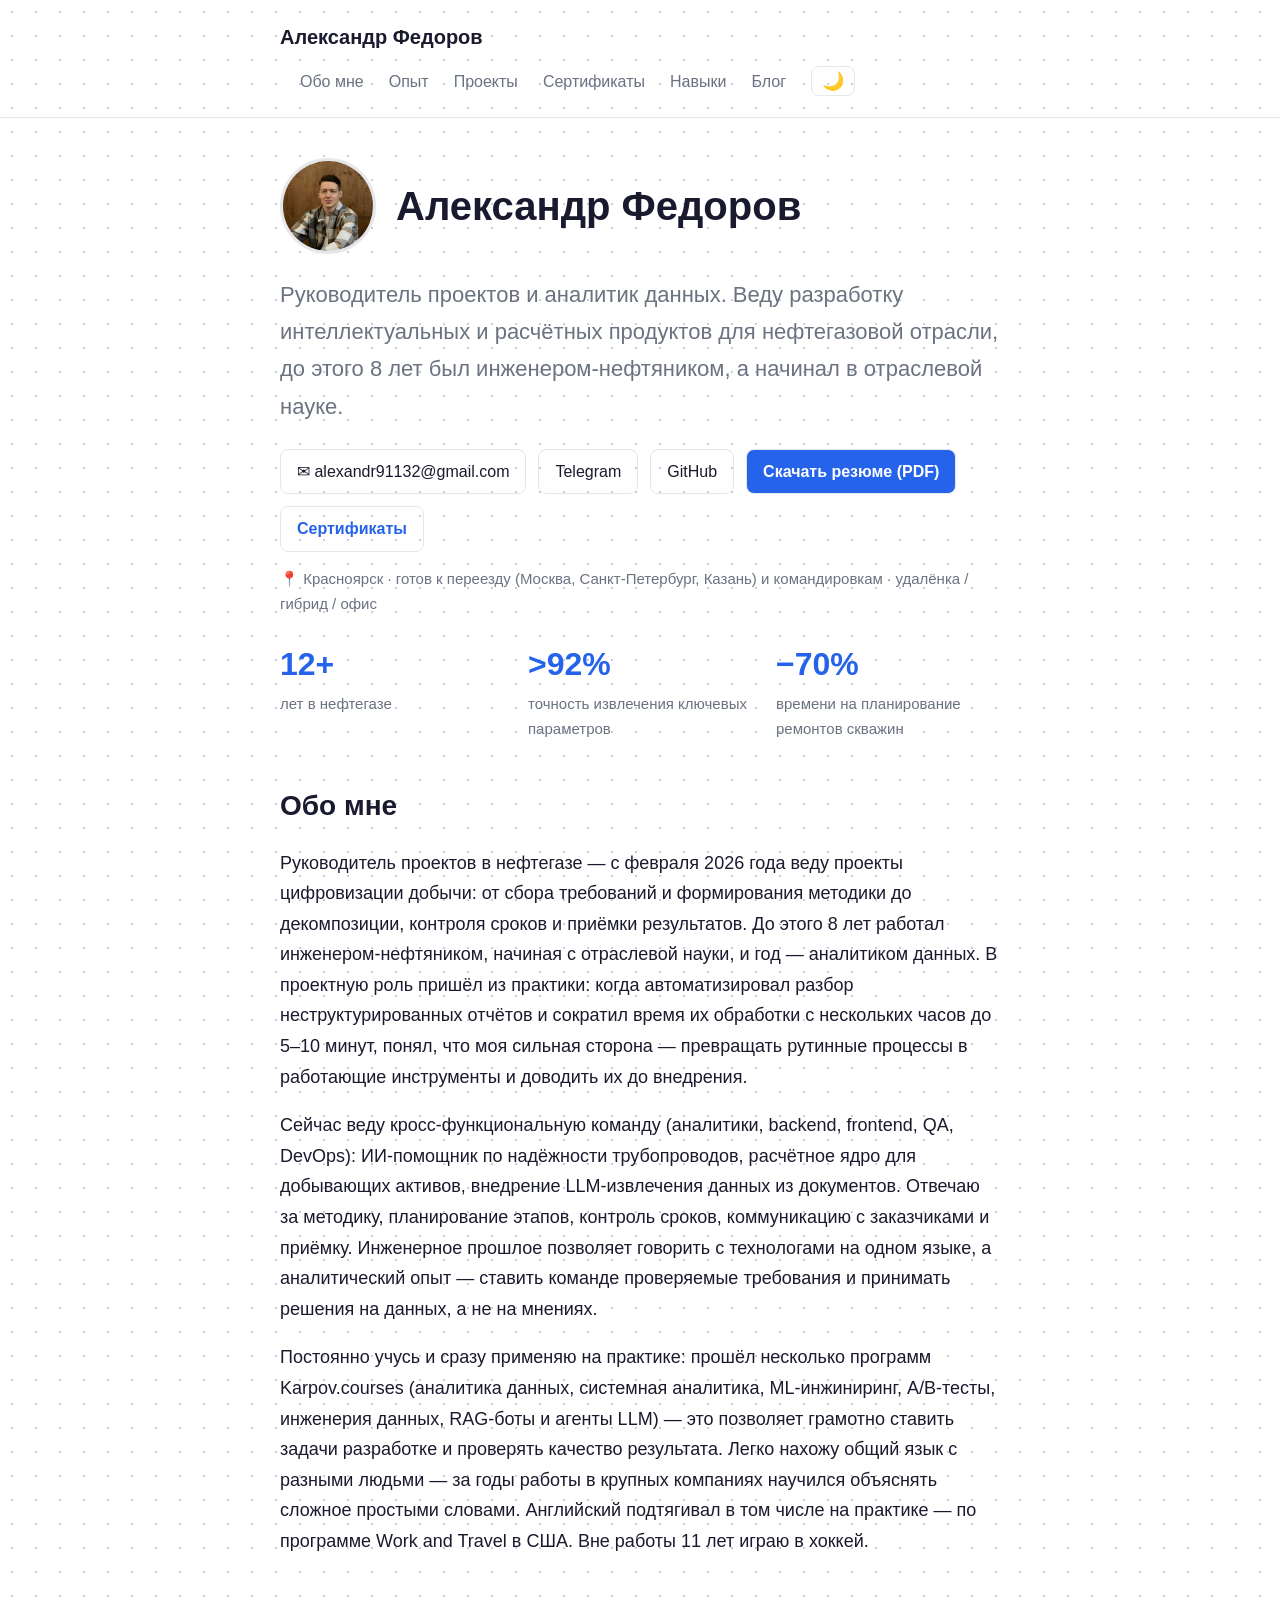
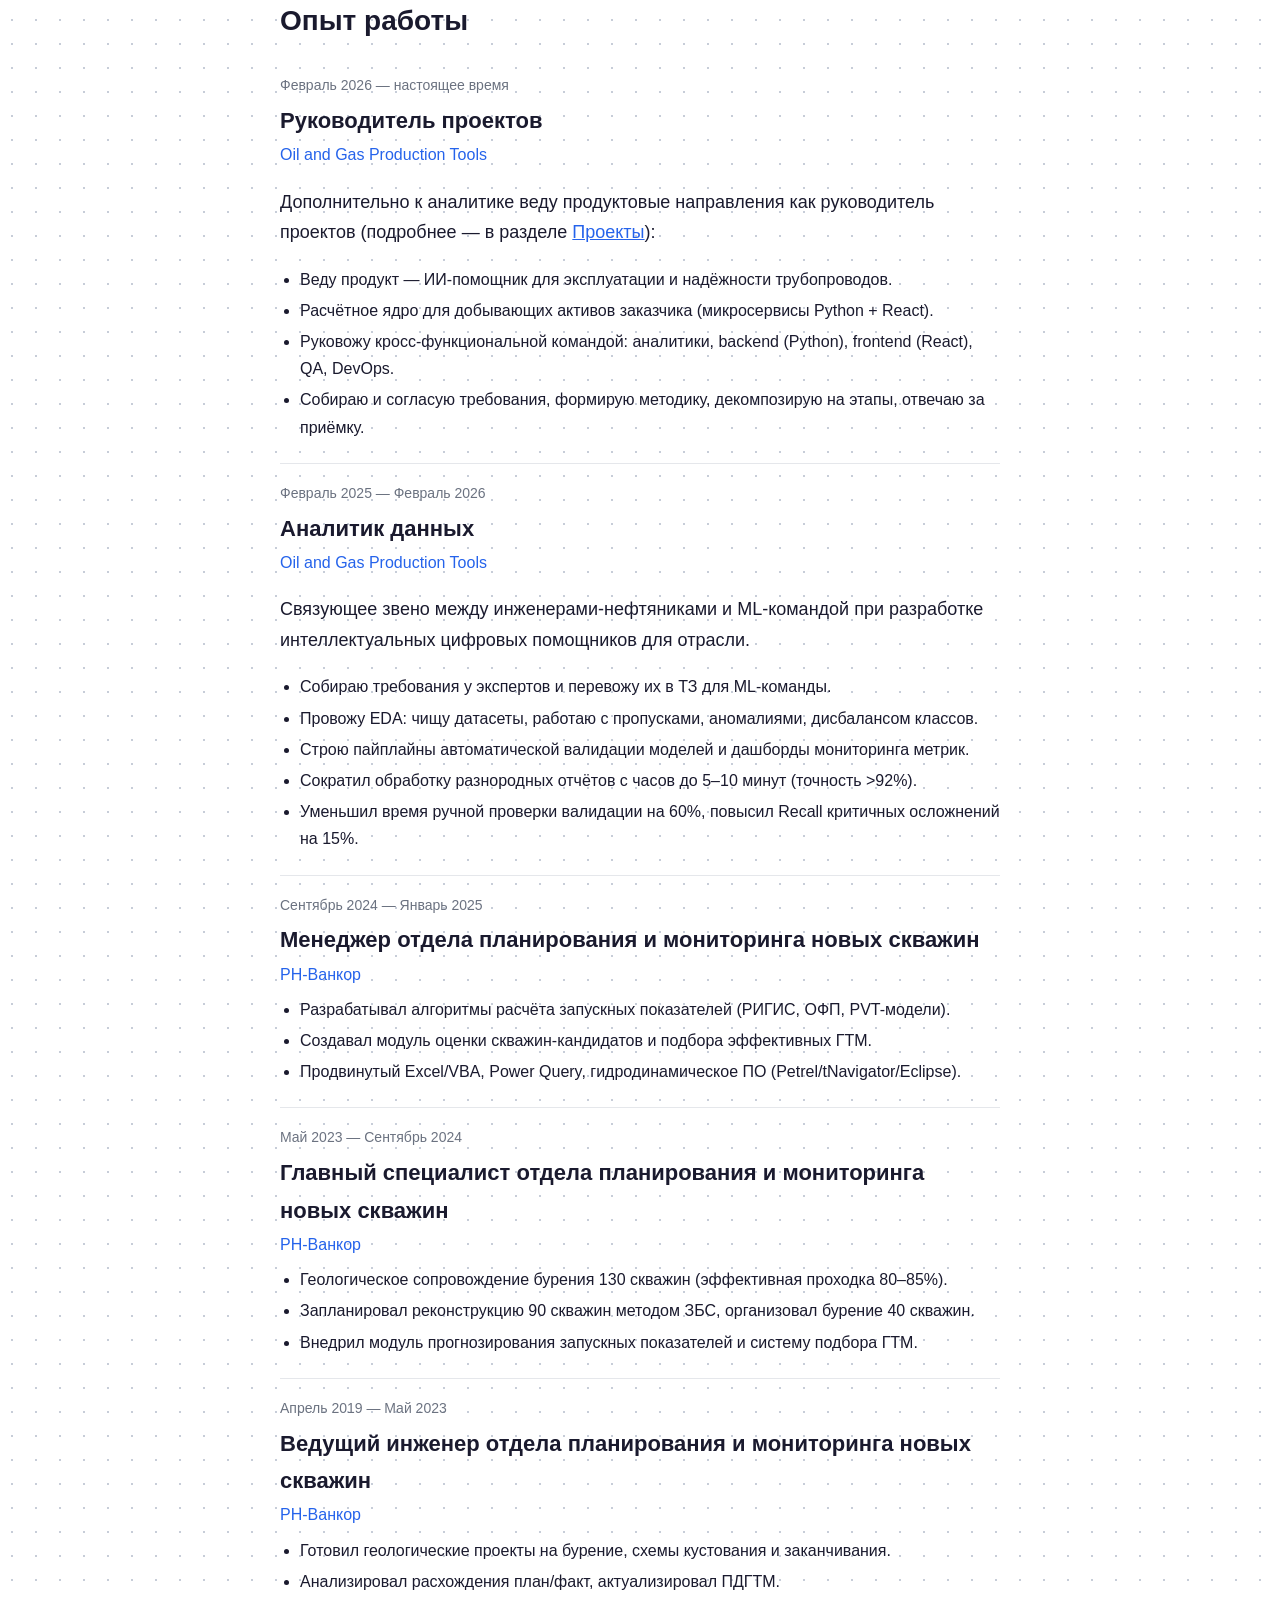
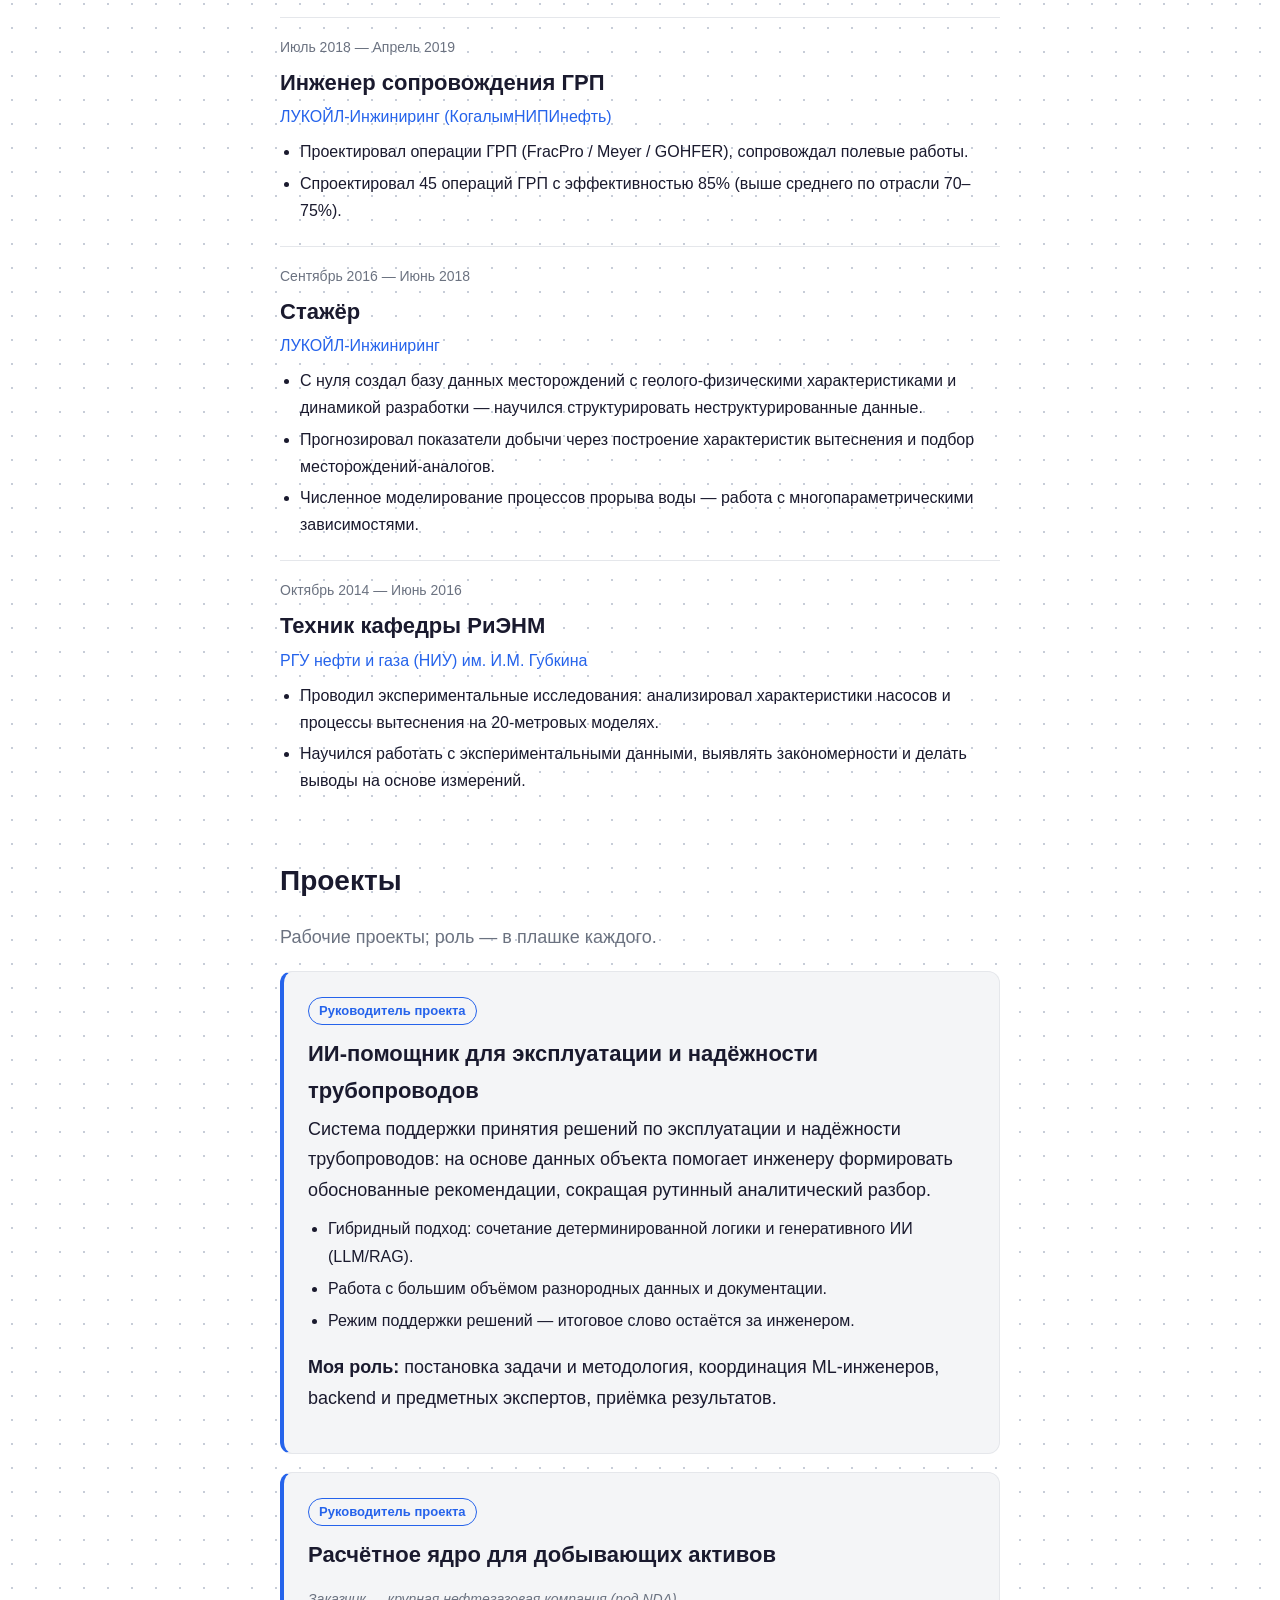
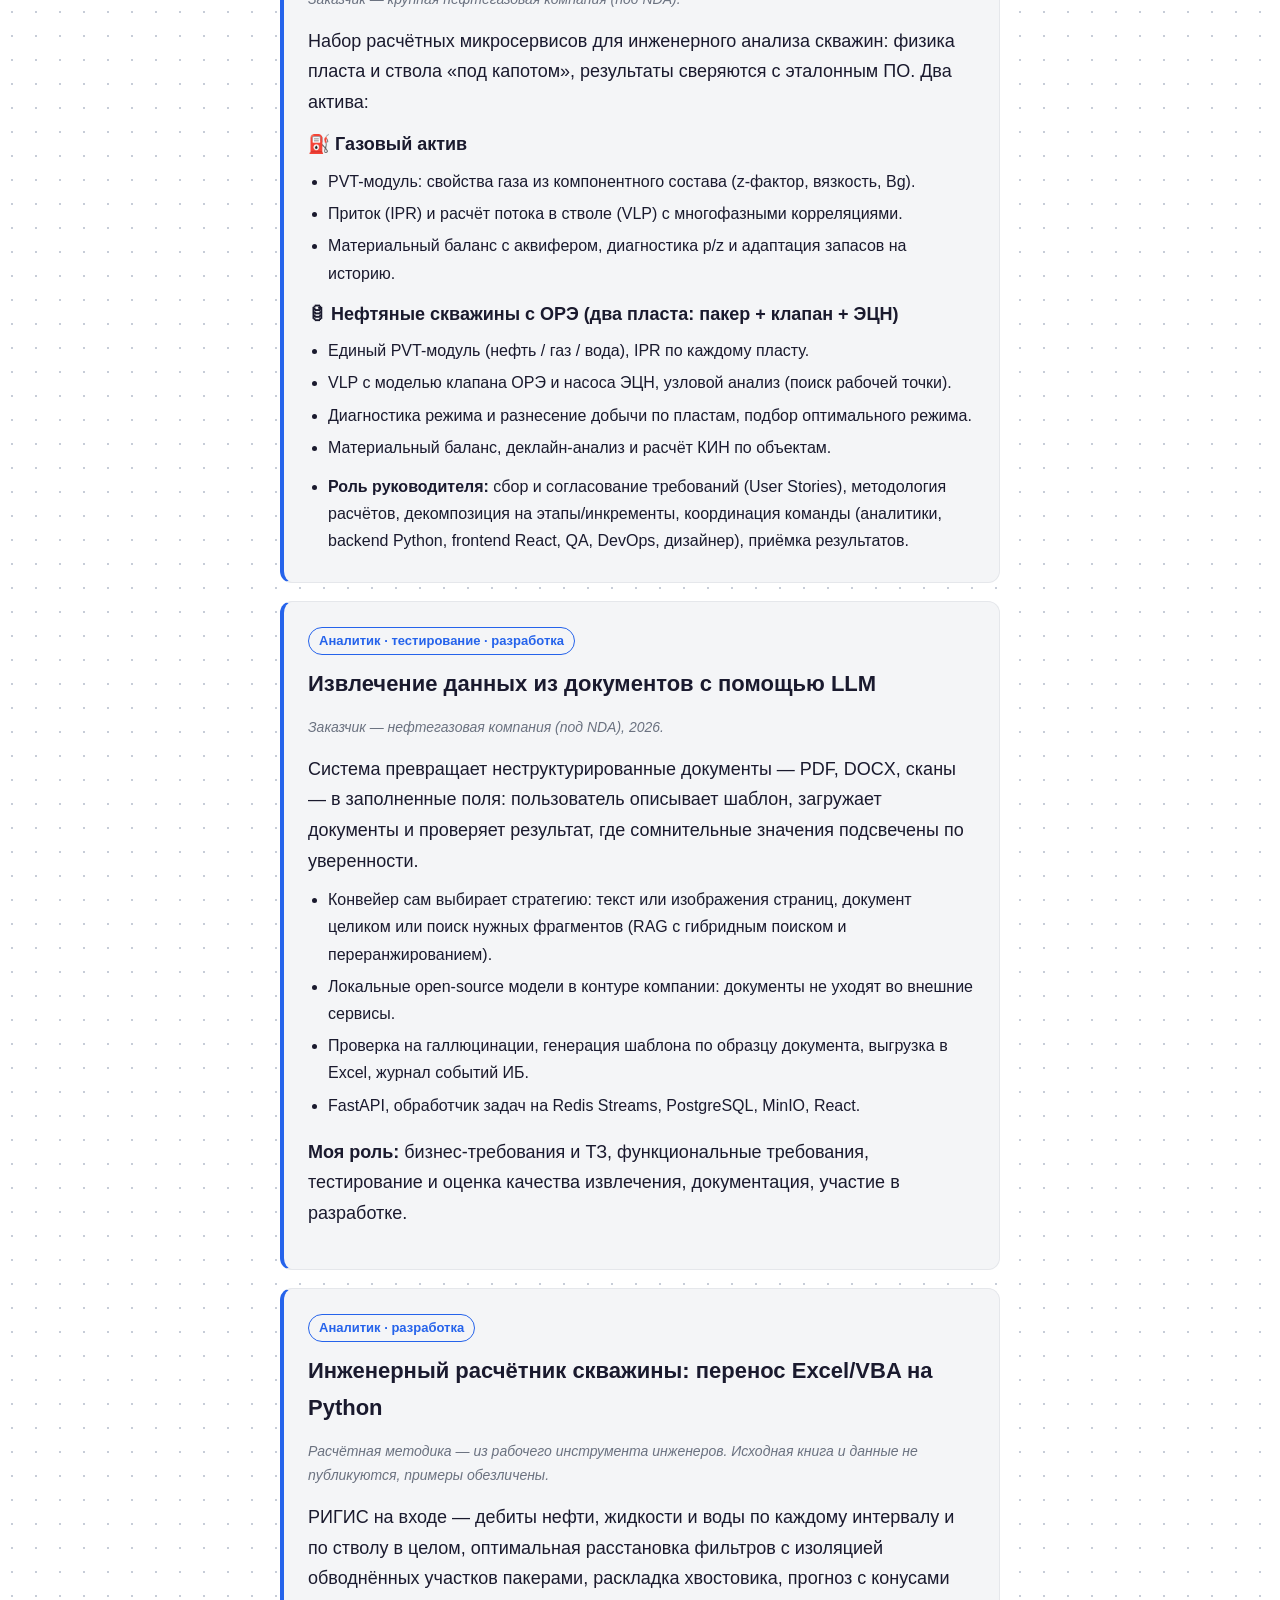
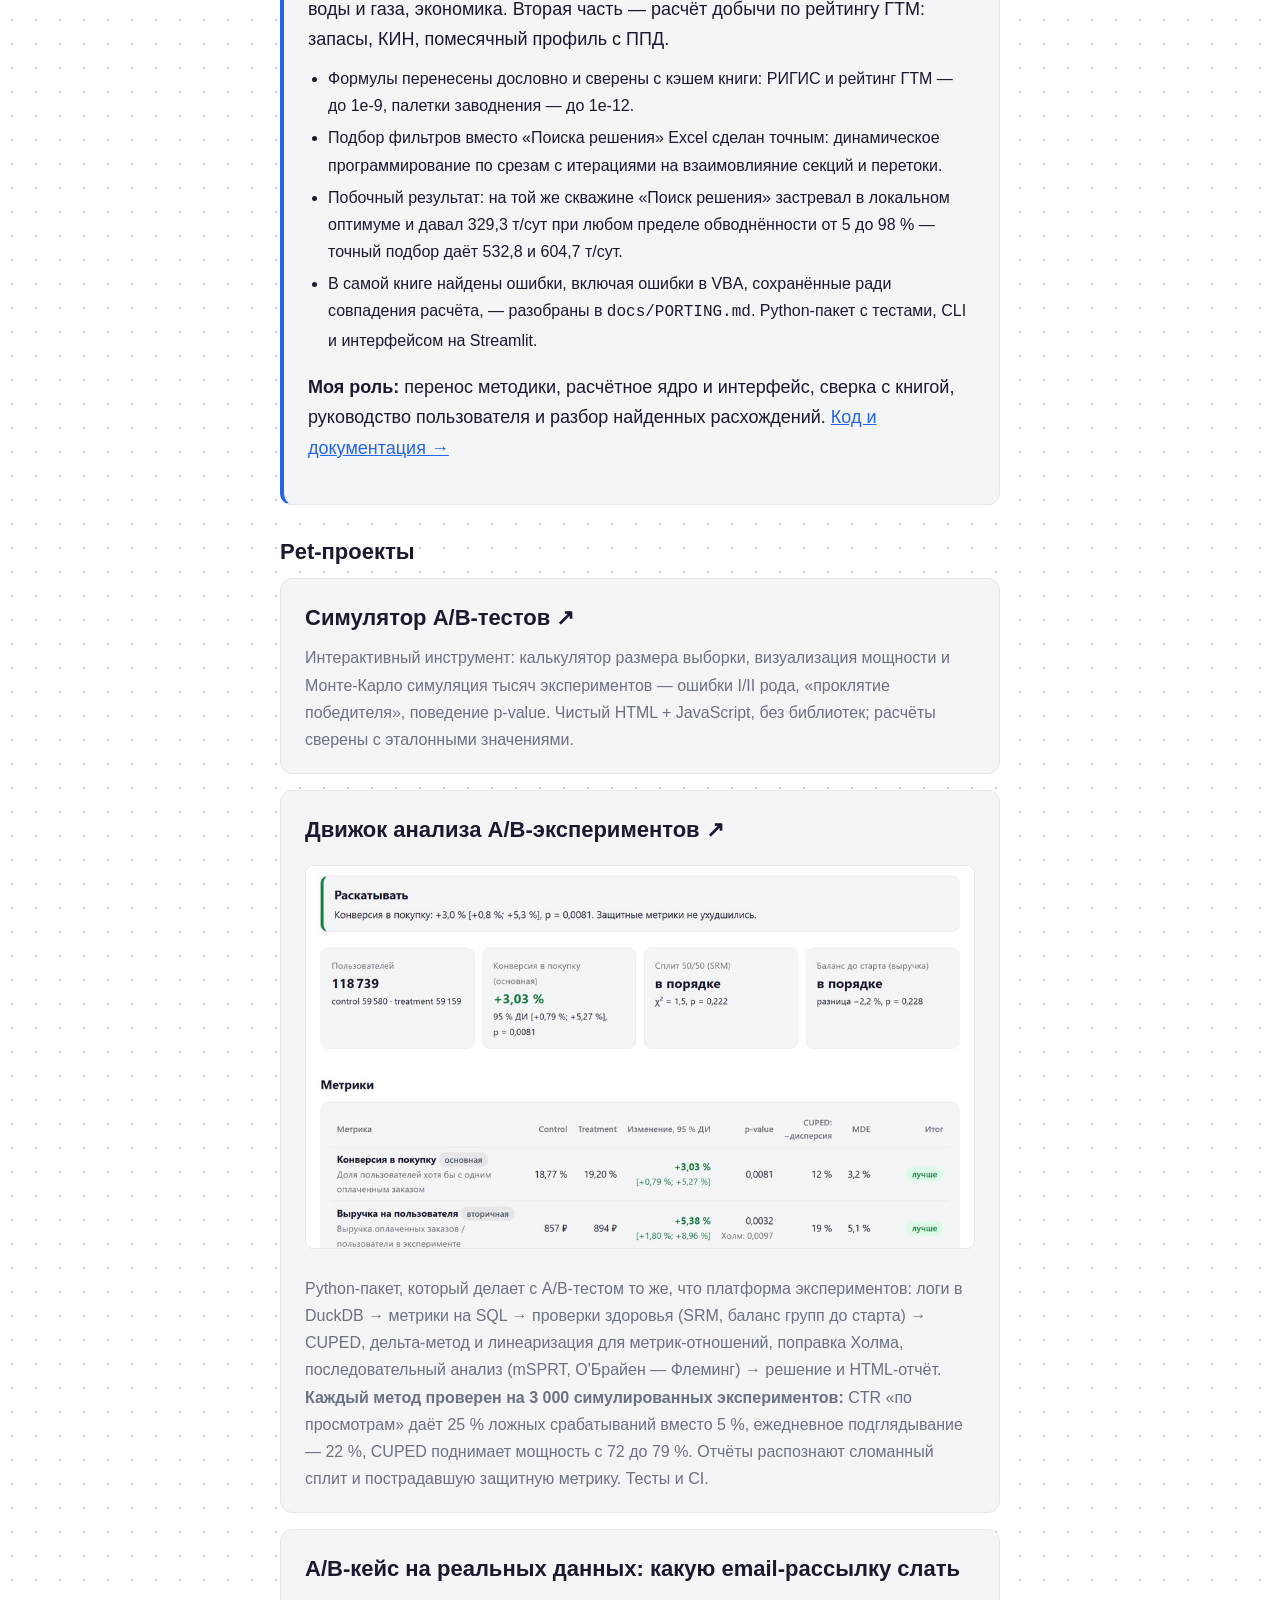
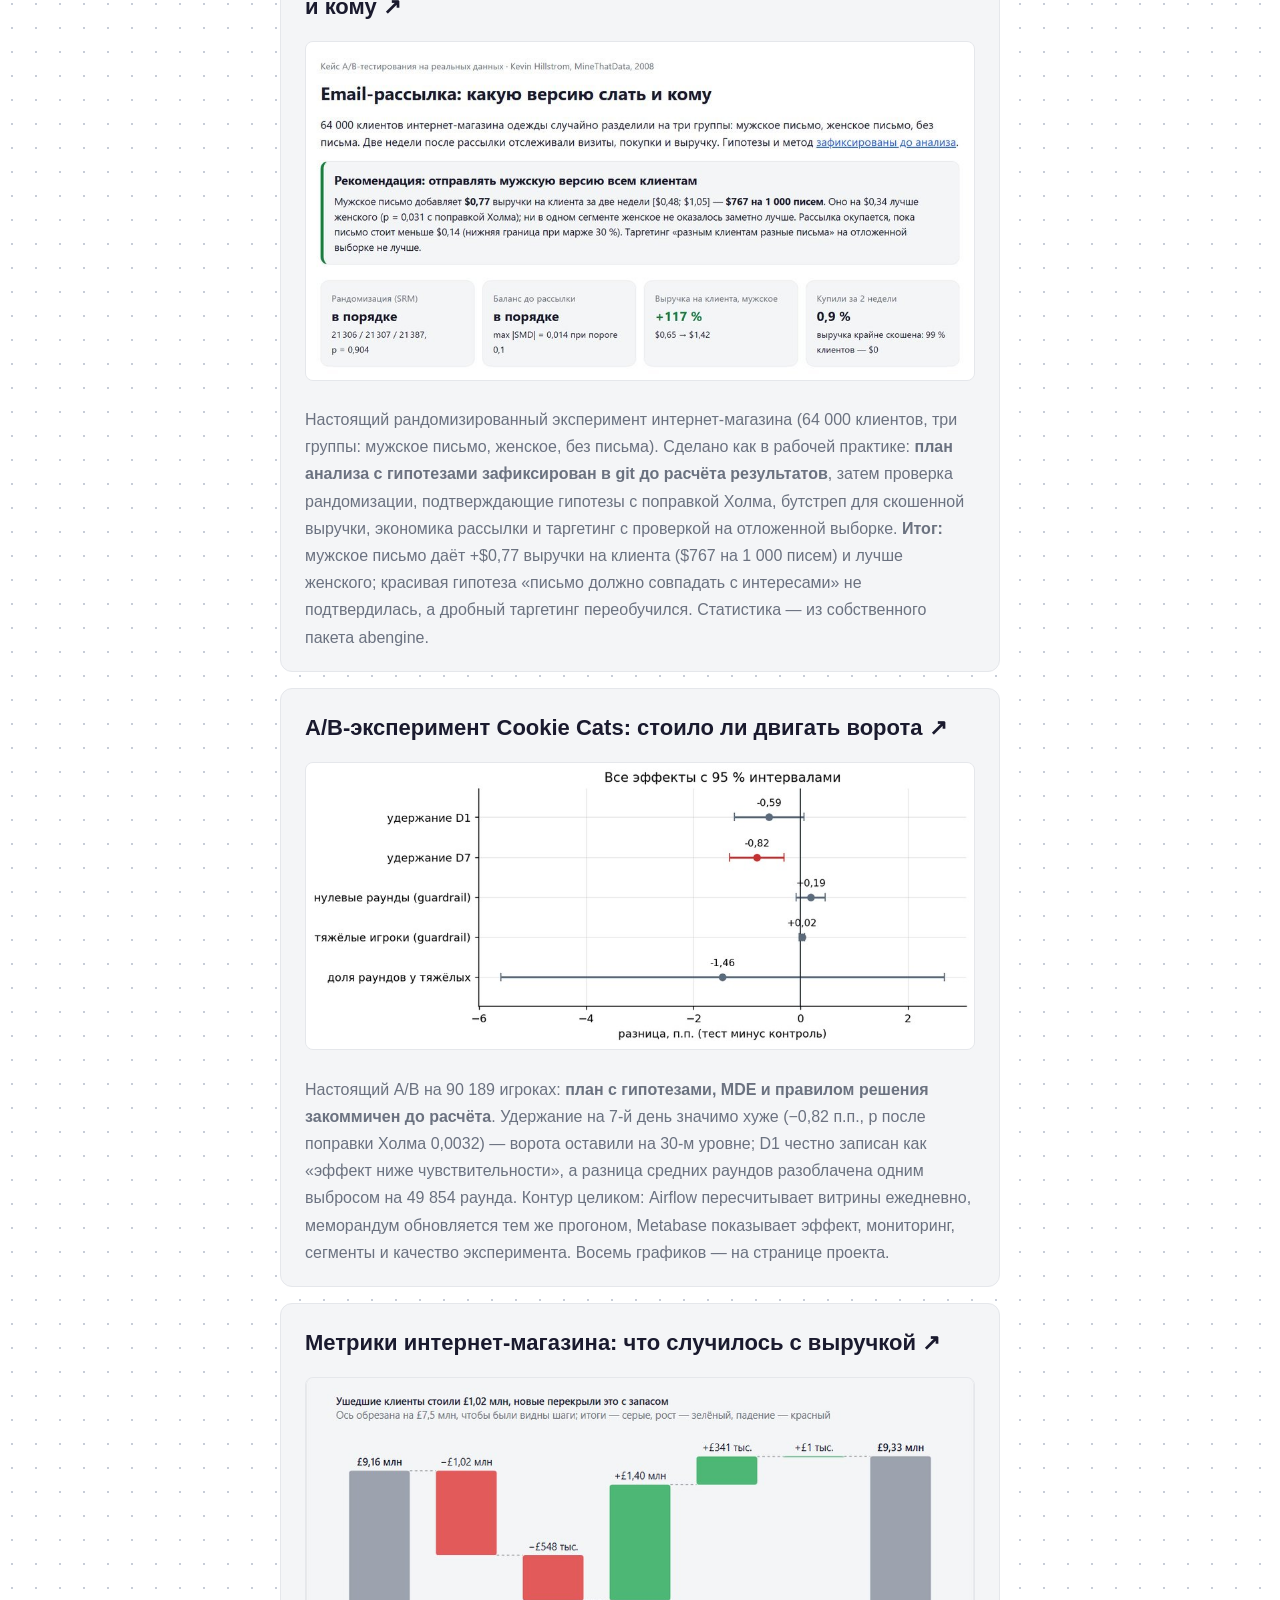
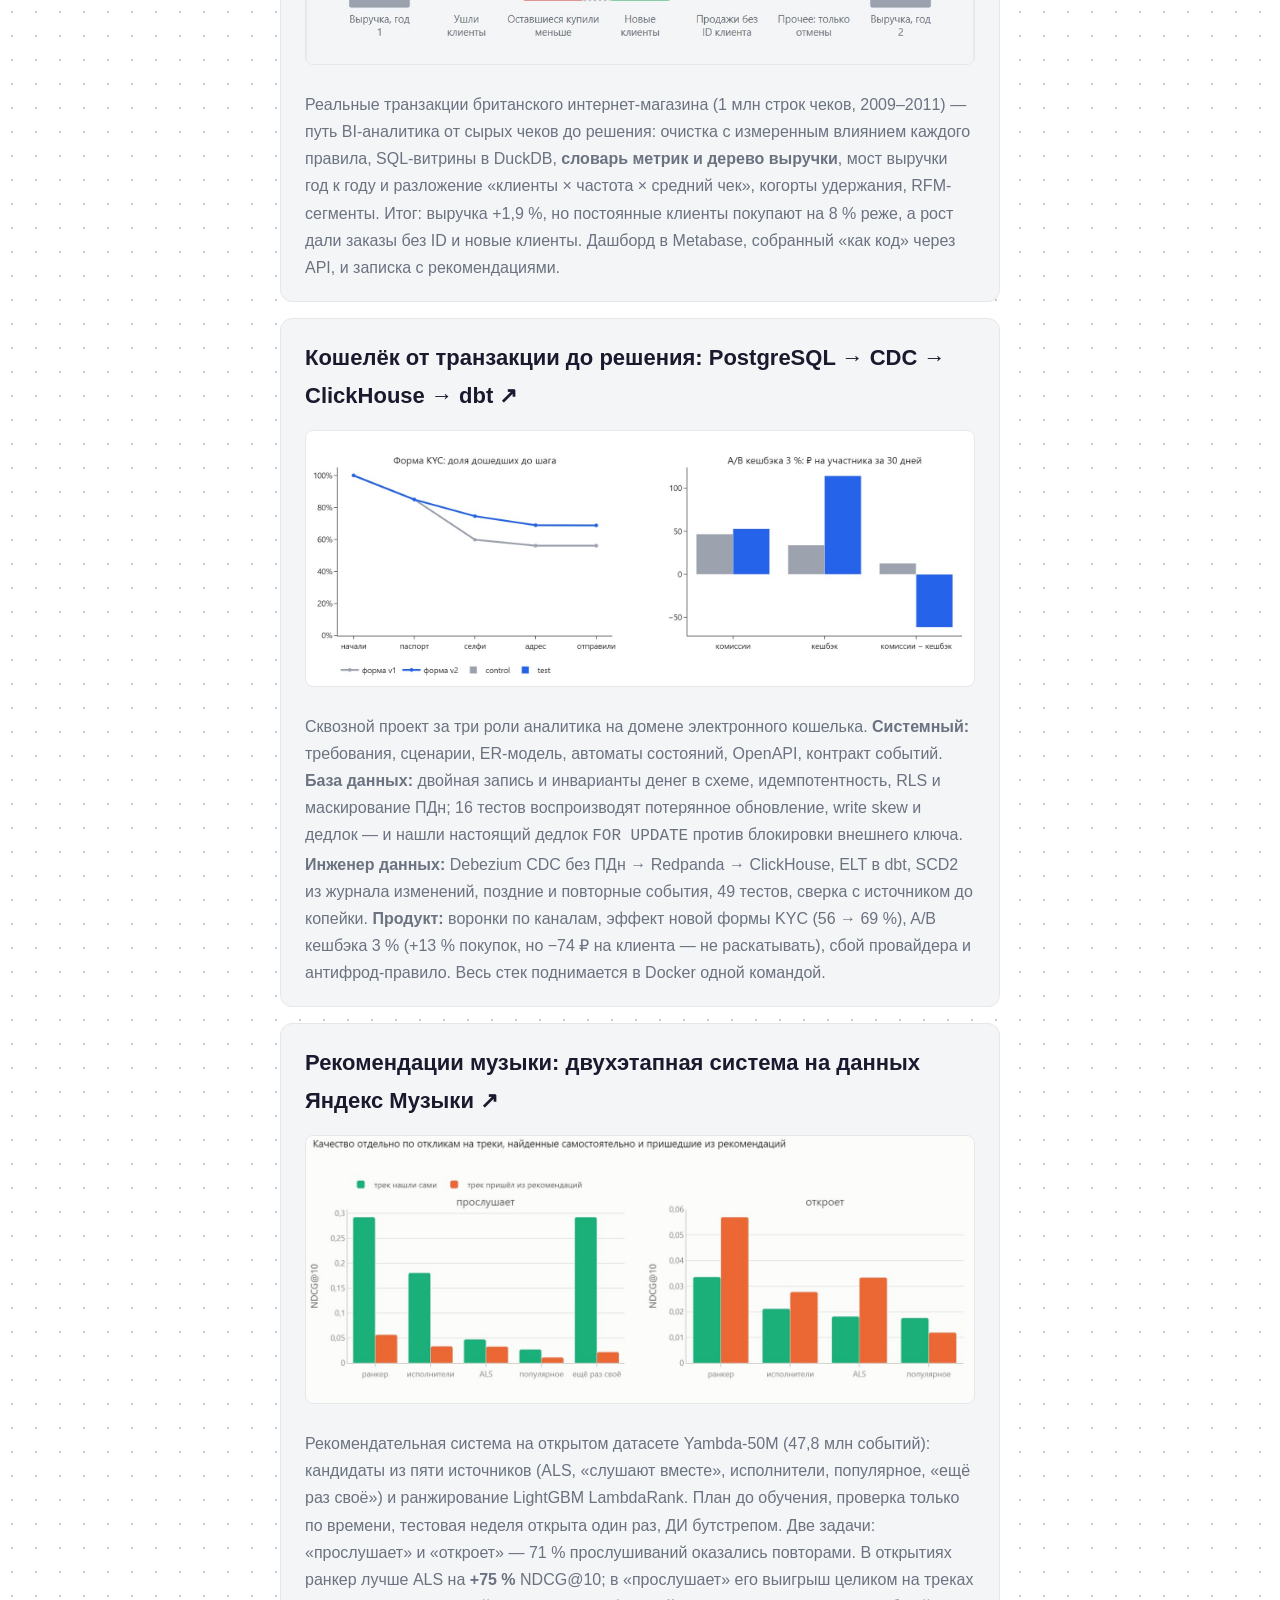
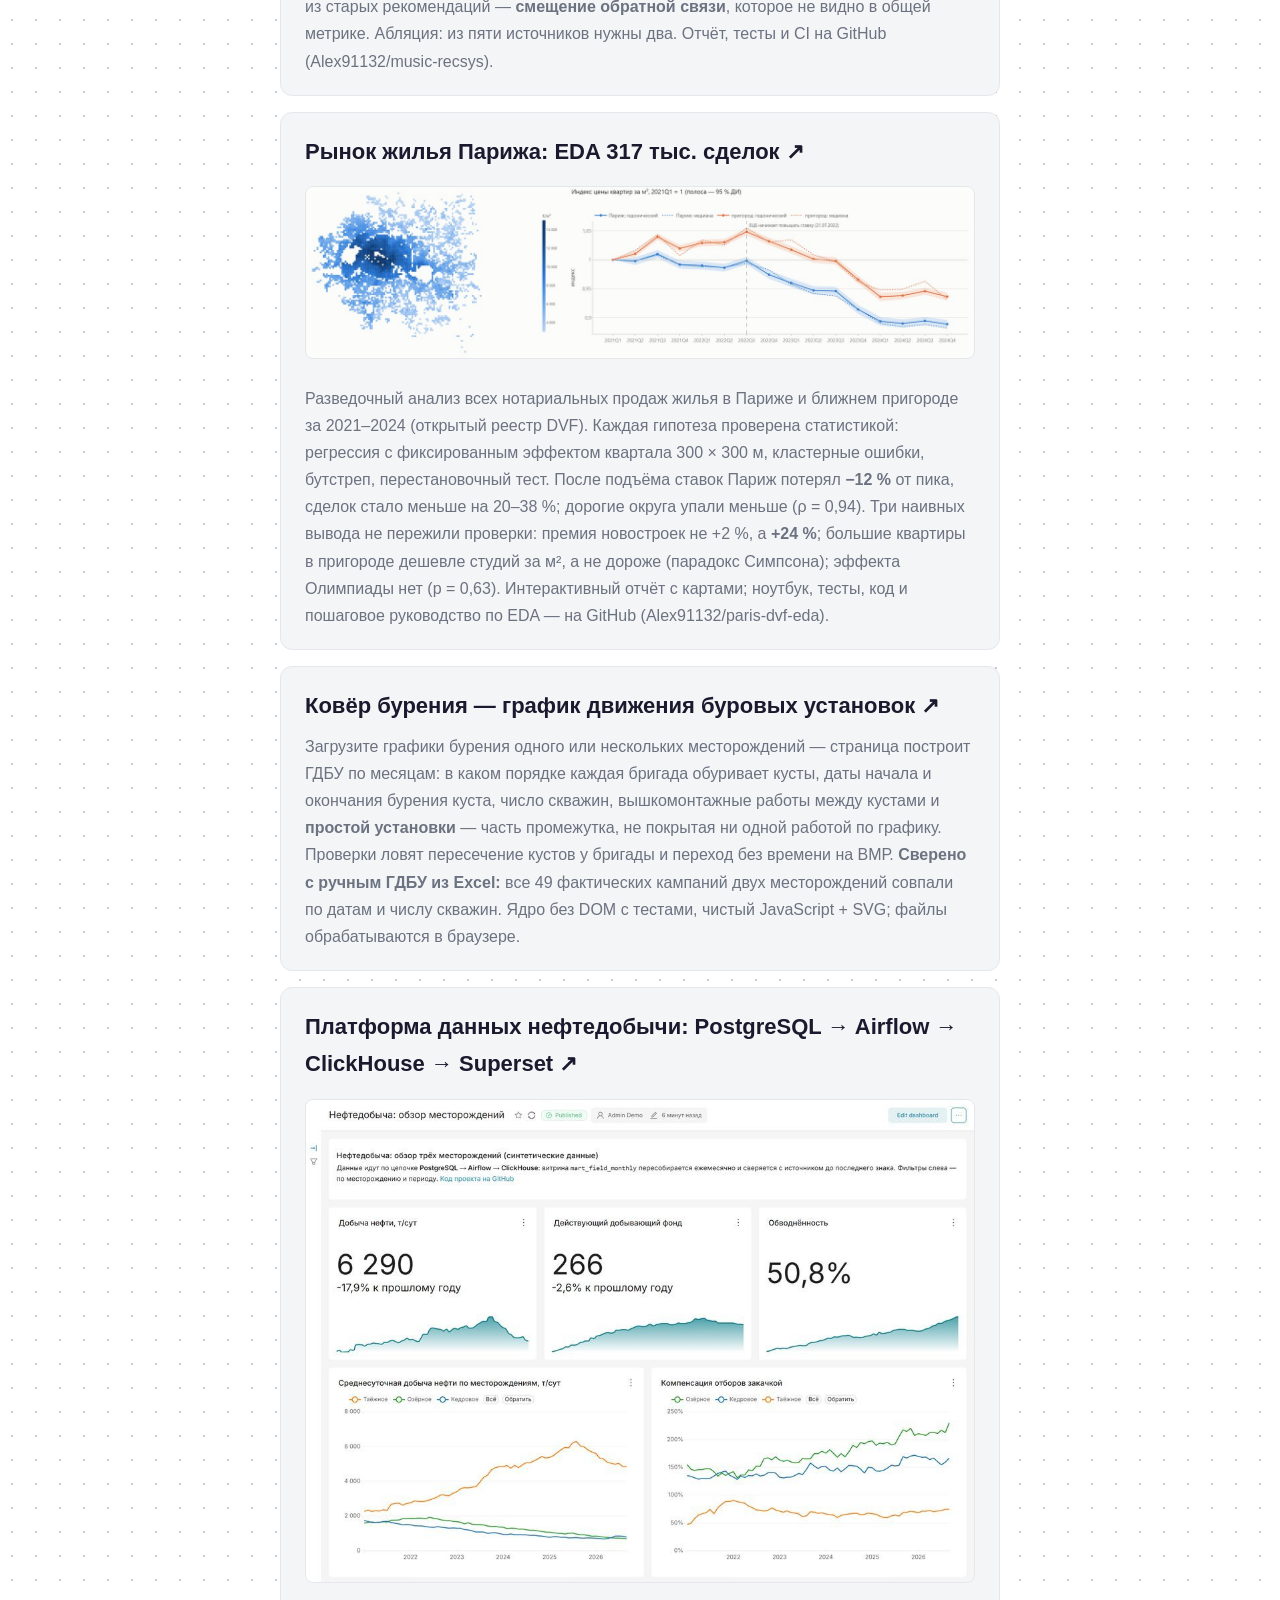
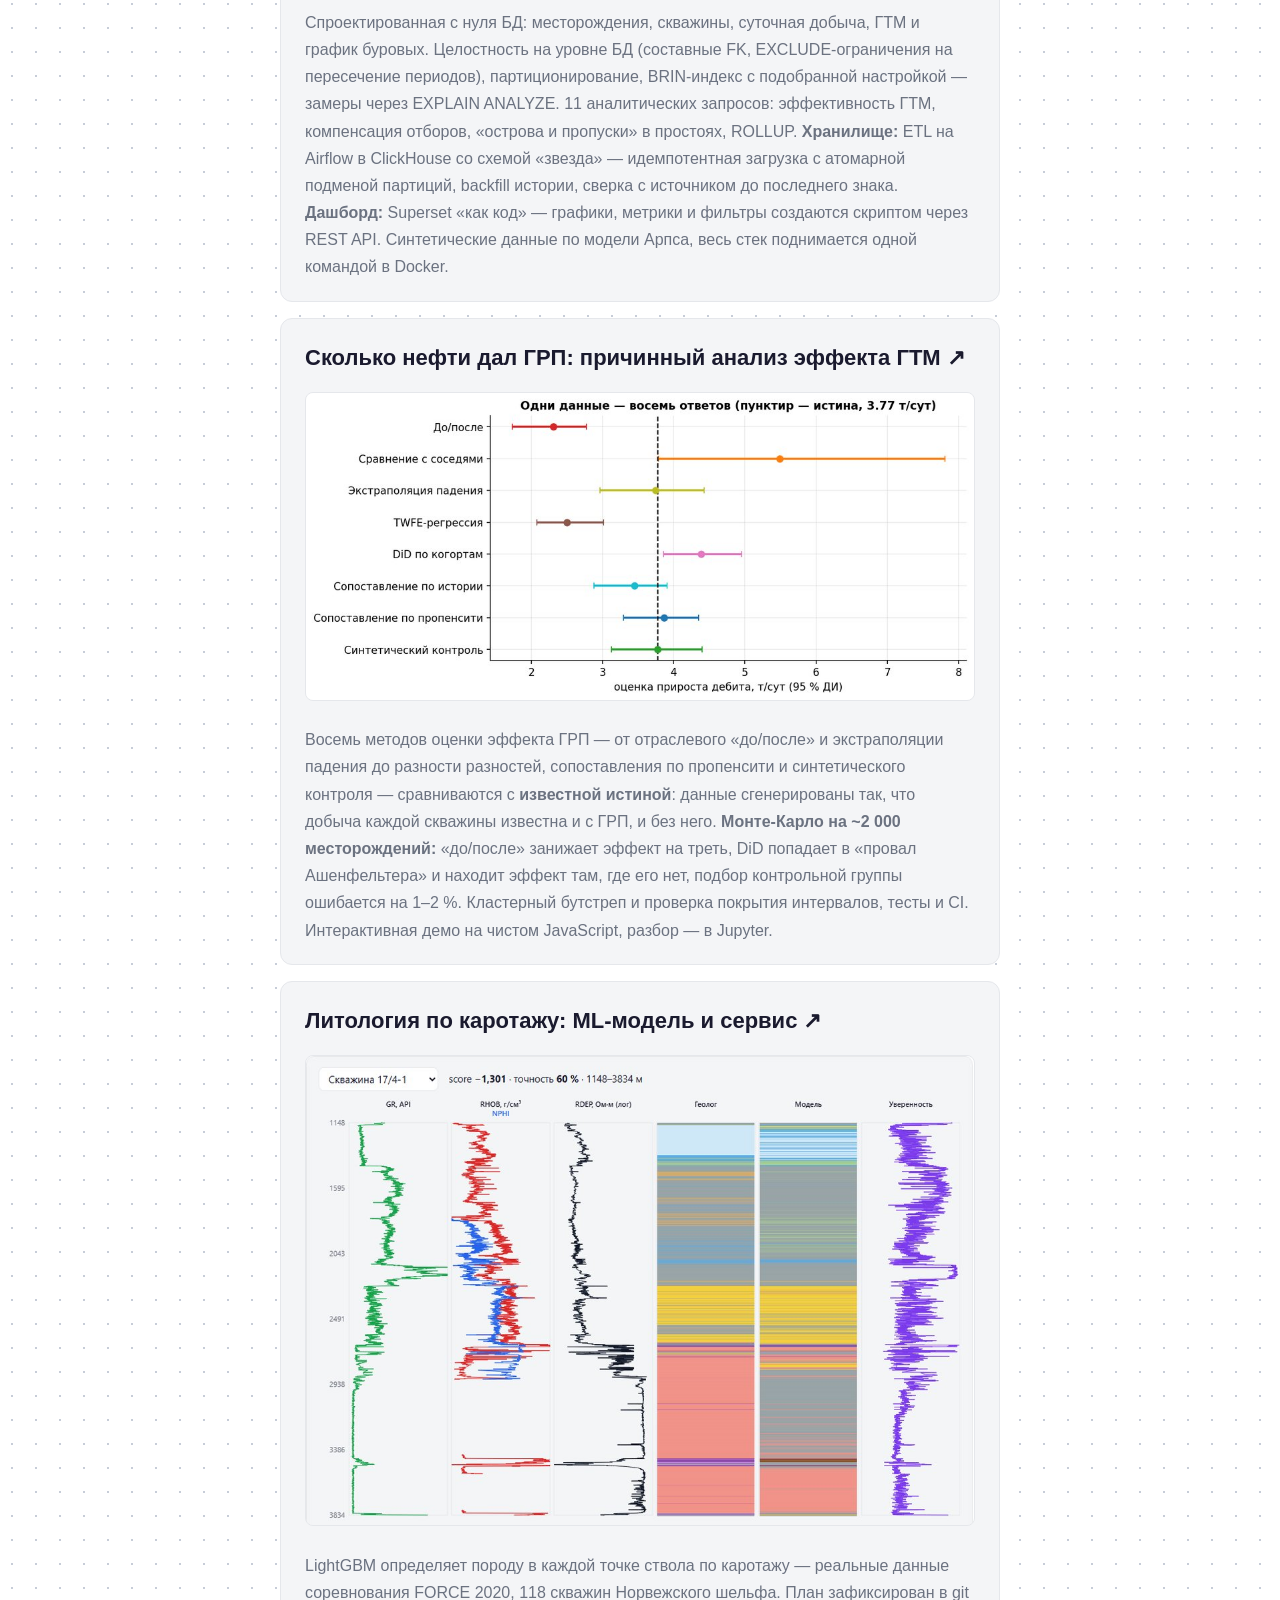
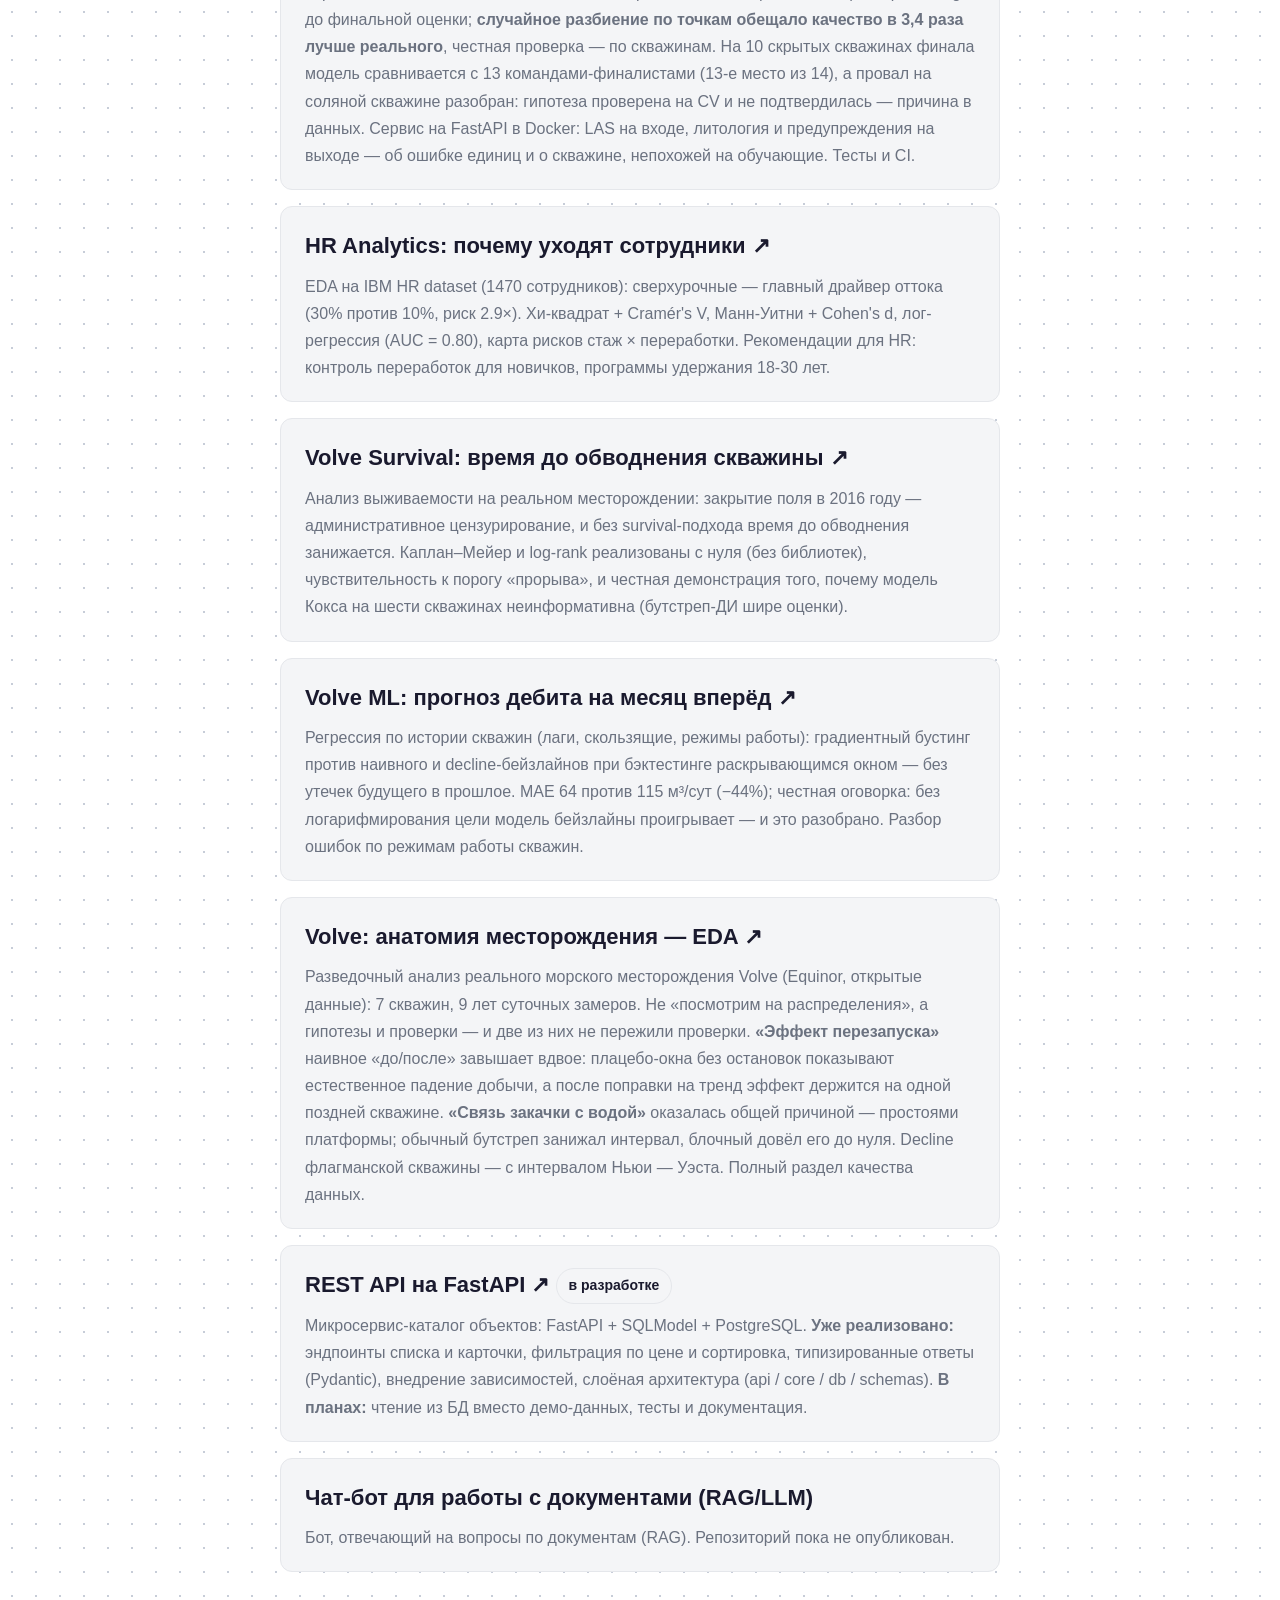
<file: index.html>
<!DOCTYPE html>
<html lang="ru">
<head>
  <meta charset="UTF-8">
  <meta name="viewport" content="width=device-width, initial-scale=1.0">
  <title>Александр Федоров — руководитель проектов и аналитик данных</title>
  <meta name="description" content="Руководитель проектов и аналитик данных в нефтегазе: интеллектуальные и расчётные продукты для добычи. Python, SQL, ML-валидация, ETL.">
  <meta name="color-scheme" content="light dark">
  <meta name="theme-color" content="#ffffff" media="(prefers-color-scheme: light)">
  <meta name="theme-color" content="#0f1117" media="(prefers-color-scheme: dark)">

  <!-- Иконка вкладки -->
  <link rel="icon" href="assets/favicon.svg" type="image/svg+xml">

  <!-- Превью-карточка для соцсетей (Telegram, LinkedIn, VK) -->
  <meta property="og:type" content="website">
  <meta property="og:site_name" content="Александр Федоров">
  <meta property="og:locale" content="ru_RU">
  <meta property="og:title" content="Александр Федоров — руководитель проектов и аналитик данных">
  <meta property="og:description" content="Руководитель проектов и аналитик данных в нефтегазе: интеллектуальные и расчётные продукты для добычи. Python, SQL, ML-валидация, ETL.">
  <meta property="og:image" content="https://alex91132.github.io/assets/og.png">
  <meta property="og:image:alt" content="Александр Федоров — руководитель проектов и аналитик данных">
  <meta property="og:url" content="https://alex91132.github.io/">
  <meta name="twitter:card" content="summary_large_image">
  <meta name="twitter:title" content="Александр Федоров — руководитель проектов и аналитик данных">
  <meta name="twitter:description" content="Руководитель проектов и аналитик данных в нефтегазе: интеллектуальные и расчётные продукты для добычи. Python, SQL, ML-валидация, ETL.">
  <meta name="twitter:image" content="https://alex91132.github.io/assets/og.png">

  <link rel="stylesheet" href="styles.css">

  <!-- Применяем сохранённую тему сразу, до отрисовки (без мигания) -->
  <script>
    (function () {
      var t = localStorage.getItem('theme');
      if (t) document.documentElement.setAttribute('data-theme', t);
    })();
  </script>

  <!-- Структурированные данные для поиска и парсеров резюме -->
  <script type="application/ld+json">
  {
    "@context": "https://schema.org",
    "@type": "Person",
    "name": "Александр Федоров",
    "jobTitle": "Руководитель проектов и аналитик данных",
    "url": "https://alex91132.github.io/",
    "image": "https://alex91132.github.io/assets/photo.jpg",
    "email": "mailto:alexandr91132@gmail.com",
    "address": { "@type": "PostalAddress", "addressLocality": "Красноярск", "addressCountry": "RU" },
    "sameAs": ["https://github.com/Alex91132", "https://t.me/Alex91132"],
    "alumniOf": { "@type": "CollegeOrUniversity", "name": "РГУ нефти и газа (НИУ) им. И.М. Губкина" },
    "knowsAbout": ["Python", "SQL", "pandas", "A/B-тестирование", "валидация ML-моделей",
                   "PostgreSQL", "ClickHouse", "Apache Airflow", "Docker", "FastAPI", "нефтегазовая аналитика"],
    "knowsLanguage": ["ru", "en"]
  }
  </script>
</head>
<body>

  <!-- ШАПКА С МЕНЮ -->
  <header class="site-header">
    <div class="container">
      <a href="index.html" class="site-logo">Александр Федоров</a>
      <nav class="site-nav">
        <a href="index.html">Обо мне</a>
        <a href="#experience">Опыт</a>
        <a href="#projects">Проекты</a>
        <a href="#education">Сертификаты</a>
        <a href="#skills">Навыки</a>
        <a href="blog.html">Блог</a>
        <button id="themeBtn" class="theme-toggle" onclick="toggleTheme()" aria-label="Сменить тему">🌙</button>
      </nav>
    </div>
  </header>

  <main class="container">

    <!-- HERO / ПРЕДСТАВЛЕНИЕ -->
    <section class="intro">
      <div class="hero-top">
        <!-- Фото-аватар (квадрат, показывается кругом через CSS object-fit) -->
        <img class="avatar" src="assets/photo.jpg" width="600" height="600" alt="Александр Федоров">

        <h1>Александр Федоров</h1>
      </div>
      <p class="lead">
        Руководитель проектов и аналитик данных. Веду разработку интеллектуальных и
        расчётных продуктов для нефтегазовой отрасли, до этого 8 лет был
        инженером-нефтяником, а начинал в отраслевой науке.
      </p>

      <!-- Контакты. Email показан текстом — его видно и можно скопировать,
           даже если почтовый клиент не открывается по клику. -->
      <div class="links">
        <a href="mailto:alexandr91132@gmail.com">✉ alexandr91132@gmail.com</a>
        <a href="https://t.me/Alex91132" target="_blank" rel="noopener">Telegram</a>
        <a href="https://github.com/Alex91132" target="_blank" rel="noopener">GitHub</a>
        <a class="btn-primary" href="assets/rezume-fedorov.pdf" target="_blank" rel="noopener">Скачать резюме (PDF)</a>
        <a class="btn-secondary" href="#education">Сертификаты</a>
      </div>
      <p style="color:var(--muted); font-size:15px; margin-top:14px;">
        📍 Красноярск · готов к переезду (Москва, Санкт-Петербург, Казань) и командировкам ·
        удалёнка / гибрид / офис
      </p>
    </section>

    <!-- КЛЮЧЕВЫЕ ЦИФРЫ -->
    <section class="stats">
      <div class="stat">
        <div class="num">12+</div>
        <div class="label">лет в нефтегазе</div>
      </div>
      <div class="stat">
        <div class="num">&gt;92%</div>
        <div class="label">точность извлечения ключевых параметров</div>
      </div>
      <div class="stat">
        <div class="num">−70%</div>
        <div class="label">времени на планирование ремонтов скважин</div>
      </div>
    </section>

    <!-- ОБО МНЕ -->
    <section>
      <h2>Обо мне</h2>
      <p>
        Руководитель проектов в нефтегазе — с февраля 2026 года веду проекты цифровизации
        добычи: от сбора требований и формирования методики до декомпозиции, контроля сроков
        и приёмки результатов. До этого 8 лет работал инженером-нефтяником, начиная с
        отраслевой науки, и год — аналитиком данных. В проектную роль пришёл из практики: когда автоматизировал разбор
        неструктурированных отчётов и сократил время их обработки с нескольких часов до
        5–10 минут, понял, что моя сильная сторона — превращать рутинные процессы в
        работающие инструменты и доводить их до внедрения.
      </p>
      <p>
        Сейчас веду кросс-функциональную команду (аналитики, backend, frontend, QA, DevOps):
        ИИ-помощник по надёжности трубопроводов, расчётное ядро для добывающих активов,
        внедрение LLM-извлечения данных из документов. Отвечаю за методику, планирование
        этапов, контроль сроков, коммуникацию с заказчиками и приёмку. Инженерное прошлое
        позволяет говорить с технологами на одном языке, а аналитический опыт — ставить
        команде проверяемые требования и принимать решения на данных, а не на мнениях.
      </p>
      <p>
        Постоянно учусь и сразу применяю на практике: прошёл несколько программ
        Karpov.courses (аналитика данных, системная аналитика, ML-инжиниринг, A/B-тесты,
        инженерия данных, RAG-боты и агенты LLM) — это позволяет грамотно ставить задачи
        разработке и проверять качество результата. Легко нахожу общий язык с разными людьми —
        за годы работы в крупных компаниях научился объяснять сложное простыми словами.
        Английский подтягивал в том числе на практике — по программе Work and Travel в США.
        Вне работы 11 лет играю в хоккей.
      </p>
    </section>

    <!-- ОПЫТ РАБОТЫ -->
    <section id="experience">
      <h2>Опыт работы</h2>

      <div class="exp">
        <div class="period">Февраль 2026 — настоящее время</div>
        <h3>Руководитель проектов</h3>
        <p class="company">Oil and Gas Production Tools</p>
        <p>
          Дополнительно к аналитике веду продуктовые направления как руководитель проектов
          (подробнее — в разделе <a href="#projects">Проекты</a>):
        </p>
        <ul>
          <li>Веду продукт — ИИ-помощник для эксплуатации и надёжности трубопроводов.</li>
          <li>Расчётное ядро для добывающих активов заказчика (микросервисы Python + React).</li>
          <li>Руковожу кросс-функциональной командой: аналитики, backend (Python), frontend (React), QA, DevOps.</li>
          <li>Собираю и согласую требования, формирую методику, декомпозирую на этапы, отвечаю за приёмку.</li>
        </ul>
      </div>

      <div class="exp">
        <div class="period">Февраль 2025 — Февраль 2026</div>
        <h3>Аналитик данных</h3>
        <p class="company">Oil and Gas Production Tools</p>
        <p>
          Связующее звено между инженерами-нефтяниками и ML-командой при разработке
          интеллектуальных цифровых помощников для отрасли.
        </p>
        <ul>
          <li>Собираю требования у экспертов и перевожу их в ТЗ для ML-команды.</li>
          <li>Провожу EDA: чищу датасеты, работаю с пропусками, аномалиями, дисбалансом классов.</li>
          <li>Строю пайплайны автоматической валидации моделей и дашборды мониторинга метрик.</li>
          <li>Сократил обработку разнородных отчётов с часов до 5–10 минут (точность &gt;92%).</li>
          <li>Уменьшил время ручной проверки валидации на 60%, повысил Recall критичных осложнений на 15%.</li>
        </ul>
      </div>

      <div class="exp">
        <div class="period">Сентябрь 2024 — Январь 2025</div>
        <h3>Менеджер отдела планирования и мониторинга новых скважин</h3>
        <p class="company">РН-Ванкор</p>
        <ul>
          <li>Разрабатывал алгоритмы расчёта запускных показателей (РИГИС, ОФП, PVT-модели).</li>
          <li>Создавал модуль оценки скважин-кандидатов и подбора эффективных ГТМ.</li>
          <li>Продвинутый Excel/VBA, Power Query, гидродинамическое ПО (Petrel/tNavigator/Eclipse).</li>
        </ul>
      </div>

      <div class="exp">
        <div class="period">Май 2023 — Сентябрь 2024</div>
        <h3>Главный специалист отдела планирования и мониторинга новых скважин</h3>
        <p class="company">РН-Ванкор</p>
        <ul>
          <li>Геологическое сопровождение бурения 130 скважин (эффективная проходка 80–85%).</li>
          <li>Запланировал реконструкцию 90 скважин методом ЗБС, организовал бурение 40 скважин.</li>
          <li>Внедрил модуль прогнозирования запускных показателей и систему подбора ГТМ.</li>
        </ul>
      </div>

      <div class="exp">
        <div class="period">Апрель 2019 — Май 2023</div>
        <h3>Ведущий инженер отдела планирования и мониторинга новых скважин</h3>
        <p class="company">РН-Ванкор</p>
        <ul>
          <li>Готовил геологические проекты на бурение, схемы кустования и заканчивания.</li>
          <li>Анализировал расхождения план/факт, актуализировал ПДГТМ.</li>
        </ul>
      </div>

      <div class="exp">
        <div class="period">Июль 2018 — Апрель 2019</div>
        <h3>Инженер сопровождения ГРП</h3>
        <p class="company">ЛУКОЙЛ-Инжиниринг (КогалымНИПИнефть)</p>
        <ul>
          <li>Проектировал операции ГРП (FracPro / Meyer / GOHFER), сопровождал полевые работы.</li>
          <li>Спроектировал 45 операций ГРП с эффективностью 85% (выше среднего по отрасли 70–75%).</li>
        </ul>
      </div>

      <div class="exp">
        <div class="period">Сентябрь 2016 — Июнь 2018</div>
        <h3>Стажёр</h3>
        <p class="company">ЛУКОЙЛ-Инжиниринг</p>
        <ul>
          <li>С нуля создал базу данных месторождений с геолого-физическими характеристиками и динамикой разработки — научился структурировать неструктурированные данные.</li>
          <li>Прогнозировал показатели добычи через построение характеристик вытеснения и подбор месторождений-аналогов.</li>
          <li>Численное моделирование процессов прорыва воды — работа с многопараметрическими зависимостями.</li>
        </ul>
      </div>

      <div class="exp">
        <div class="period">Октябрь 2014 — Июнь 2016</div>
        <h3>Техник кафедры РиЭНМ</h3>
        <p class="company">РГУ нефти и газа (НИУ) им. И.М. Губкина</p>
        <ul>
          <li>Проводил экспериментальные исследования: анализировал характеристики насосов и процессы вытеснения на 20-метровых моделях.</li>
          <li>Научился работать с экспериментальными данными, выявлять закономерности и делать выводы на основе измерений.</li>
        </ul>
      </div>
    </section>

    <!-- ПРОЕКТЫ -->
    <section id="projects">
      <h2>Проекты</h2>
      <p style="color:var(--muted);">Рабочие проекты; роль — в плашке каждого.</p>

      <!-- Проект 1: ИИ-помощник (трубопроводы / целостность и надёжность) -->
      <div class="project">
        <span class="role">Руководитель проекта</span>
        <h3>ИИ-помощник для эксплуатации и надёжности трубопроводов</h3>
        <p class="summary">
          Система поддержки принятия решений по эксплуатации и надёжности трубопроводов:
          на основе данных объекта помогает инженеру формировать обоснованные рекомендации,
          сокращая рутинный аналитический разбор.
        </p>
        <ul>
          <li>Гибридный подход: сочетание детерминированной логики и генеративного ИИ (LLM/RAG).</li>
          <li>Работа с большим объёмом разнородных данных и документации.</li>
          <li>Режим поддержки решений — итоговое слово остаётся за инженером.</li>
        </ul>
        <p><strong>Моя роль:</strong> постановка задачи и методология, координация
           ML-инженеров, backend и предметных экспертов, приёмка результатов.</p>
      </div>

      <!-- Проект 2: расчётные модули (заказчик обезличен) -->
      <div class="project">
        <span class="role">Руководитель проекта</span>
        <h3>Расчётное ядро для добывающих активов</h3>
        <p class="nda">Заказчик — крупная нефтегазовая компания (под NDA).</p>
        <p class="summary">
          Набор расчётных микросервисов для инженерного анализа скважин: физика пласта и
          ствола «под капотом», результаты сверяются с эталонным ПО. Два актива:
        </p>

        <div class="sub">⛽ Газовый актив</div>
        <ul>
          <li>PVT-модуль: свойства газа из компонентного состава (z-фактор, вязкость, Bg).</li>
          <li>Приток (IPR) и расчёт потока в стволе (VLP) с многофазными корреляциями.</li>
          <li>Материальный баланс с аквифером, диагностика p/z и адаптация запасов на историю.</li>
        </ul>

        <div class="sub">🛢 Нефтяные скважины с ОРЭ (два пласта: пакер + клапан + ЭЦН)</div>
        <ul>
          <li>Единый PVT-модуль (нефть / газ / вода), IPR по каждому пласту.</li>
          <li>VLP с моделью клапана ОРЭ и насоса ЭЦН, узловой анализ (поиск рабочей точки).</li>
          <li>Диагностика режима и разнесение добычи по пластам, подбор оптимального режима.</li>
          <li>Материальный баланс, деклайн-анализ и расчёт КИН по объектам.</li>
        </ul>

        <ul style="margin-top:12px;">
          <li><strong>Роль руководителя:</strong> сбор и согласование требований (User Stories),
              методология расчётов, декомпозиция на этапы/инкременты, координация команды
              (аналитики, backend Python, frontend React, QA, DevOps, дизайнер), приёмка результатов.</li>
        </ul>
      </div>

      <!-- Проект 3: извлечение данных из документов (код под NDA) -->
      <div class="project">
        <span class="role">Аналитик · тестирование · разработка</span>
        <h3>Извлечение данных из документов с помощью LLM</h3>
        <p class="nda">Заказчик — нефтегазовая компания (под NDA), 2026.</p>
        <p class="summary">
          Система превращает неструктурированные документы — PDF, DOCX, сканы — в заполненные поля:
          пользователь описывает шаблон, загружает документы и проверяет результат, где сомнительные
          значения подсвечены по уверенности.
        </p>
        <ul>
          <li>Конвейер сам выбирает стратегию: текст или изображения страниц, документ целиком
              или поиск нужных фрагментов (RAG с гибридным поиском и переранжированием).</li>
          <li>Локальные open-source модели в контуре компании: документы не уходят во внешние сервисы.</li>
          <li>Проверка на галлюцинации, генерация шаблона по образцу документа, выгрузка в Excel,
              журнал событий ИБ.</li>
          <li>FastAPI, обработчик задач на Redis Streams, PostgreSQL, MinIO, React.</li>
        </ul>
        <p><strong>Моя роль:</strong> бизнес-требования и ТЗ, функциональные требования, тестирование
           и оценка качества извлечения, документация, участие в разработке.</p>
      </div>

      <!-- Проект 4: перенос инженерного расчётника на Python (код открыт) -->
      <div class="project">
        <span class="role">Аналитик · разработка</span>
        <h3>Инженерный расчётник скважины: перенос Excel/VBA на Python</h3>
        <p class="nda">Расчётная методика — из рабочего инструмента инженеров.
           Исходная книга и данные не публикуются, примеры обезличены.</p>
        <p class="summary">
          РИГИС на входе — дебиты нефти, жидкости и воды по каждому интервалу и по стволу в целом,
          оптимальная расстановка фильтров с изоляцией обводнённых участков пакерами, раскладка
          хвостовика, прогноз с конусами воды и газа, экономика. Вторая часть — расчёт добычи
          по рейтингу ГТМ: запасы, КИН, помесячный профиль с ППД.
        </p>
        <ul>
          <li>Формулы перенесены дословно и сверены с кэшем книги: РИГИС и рейтинг ГТМ — до 1e-9,
              палетки заводнения — до 1e-12.</li>
          <li>Подбор фильтров вместо «Поиска решения» Excel сделан точным: динамическое
              программирование по срезам с итерациями на взаимовлияние секций и перетоки.</li>
          <li>Побочный результат: на той же скважине «Поиск решения» застревал в локальном
              оптимуме и давал 329,3 т/сут при любом пределе обводнённости от 5 до 98 % —
              точный подбор даёт 532,8 и 604,7 т/сут.</li>
          <li>В самой книге найдены ошибки, включая ошибки в VBA, сохранённые ради совпадения
              расчёта, — разобраны в <code>docs/PORTING.md</code>. Python-пакет с тестами,
              CLI и интерфейсом на Streamlit.</li>
        </ul>
        <p><strong>Моя роль:</strong> перенос методики, расчётное ядро и интерфейс, сверка
           с книгой, руководство пользователя и разбор найденных расхождений.
           <a href="https://github.com/Alex91132/retools" target="_blank" rel="noopener">Код и документация →</a></p>
      </div>

      <!-- Pet-проекты -->
      <h3 style="margin-top:28px;">Pet-проекты</h3>
      <a class="card" href="ab-simulator/">
        <h3>Симулятор A/B-тестов ↗</h3>
        <p>Интерактивный инструмент: калькулятор размера выборки, визуализация мощности
           и Монте-Карло симуляция тысяч экспериментов — ошибки I/II рода, «проклятие
           победителя», поведение p-value. Чистый HTML + JavaScript, без библиотек;
           расчёты сверены с эталонными значениями.</p>
      </a>
      <a class="card" href="https://alex91132.github.io/ab-testing-engine/" target="_blank" rel="noopener">
        <h3>Движок анализа A/B-экспериментов ↗</h3>
        <img src="assets/projects/ab-engine.jpg"
             width="1000" height="573"
             alt="Отчёт по эксперименту: решение, проверка сплита, метрики с CUPED и поправкой Холма"
             loading="lazy"
             style="width:100%; border-radius:8px; border:1px solid var(--border); margin:8px 0 10px;">
        <p>Python-пакет, который делает с A/B-тестом то же, что платформа экспериментов:
           логи в DuckDB → метрики на SQL → проверки здоровья (SRM, баланс групп до старта) →
           CUPED, дельта-метод и линеаризация для метрик-отношений, поправка Холма,
           последовательный анализ (mSPRT, О'Брайен — Флеминг) → решение и HTML-отчёт.
           <strong>Каждый метод проверен на 3 000 симулированных экспериментов:</strong>
           CTR «по просмотрам» даёт 25 % ложных срабатываний вместо 5 %, ежедневное
           подглядывание — 22 %, CUPED поднимает мощность с 72 до 79 %. Отчёты распознают
           сломанный сплит и пострадавшую защитную метрику. Тесты и CI.</p>
      </a>
      <a class="card" href="https://alex91132.github.io/ab-case-email-campaign/" target="_blank" rel="noopener">
        <h3>A/B-кейс на реальных данных: какую email-рассылку слать и кому ↗</h3>
        <img src="assets/projects/ab-case.jpg"
             width="1000" height="505"
             alt="Записка с решением по эксперименту с email-рассылкой: рекомендация, проверка рандомизации, эффект"
             loading="lazy"
             style="width:100%; border-radius:8px; border:1px solid var(--border); margin:8px 0 10px;">
        <p>Настоящий рандомизированный эксперимент интернет-магазина (64 000 клиентов, три группы:
           мужское письмо, женское, без письма). Сделано как в рабочей практике:
           <strong>план анализа с гипотезами зафиксирован в git до расчёта результатов</strong>,
           затем проверка рандомизации, подтверждающие гипотезы с поправкой Холма, бутстреп
           для скошенной выручки, экономика рассылки и таргетинг с проверкой на отложенной выборке.
           <strong>Итог:</strong> мужское письмо даёт +$0,77 выручки на клиента ($767 на 1 000 писем)
           и лучше женского; красивая гипотеза «письмо должно совпадать с интересами» не подтвердилась,
           а дробный таргетинг переобучился. Статистика — из собственного пакета abengine.</p>
      </a>
      <a class="card" href="https://alex91132.github.io/ab-experiment-loop/" target="_blank" rel="noopener">
        <h3>A/B-эксперимент Cookie Cats: стоило ли двигать ворота ↗</h3>
        <img src="assets/projects/ab-experiment-charts.jpg"
             width="1000" height="428"
             alt="Forest plot: удержание D7 значимо хуже, D1 — интервал накрывает ноль"
             loading="lazy"
             style="width:100%; border-radius:8px; border:1px solid var(--border); margin:8px 0 10px;">
        <p>Настоящий A/B на 90 189 игроках: <strong>план с гипотезами, MDE и правилом решения
           закоммичен до расчёта</strong>. Удержание на 7-й день значимо хуже (−0,82 п.п.,
           p после поправки Холма 0,0032) — ворота оставили на 30-м уровне; D1 честно записан
           как «эффект ниже чувствительности», а разница средних раундов разоблачена одним
           выбросом на 49 854 раунда. Контур целиком: Airflow пересчитывает витрины ежедневно,
           меморандум обновляется тем же прогоном, Metabase показывает эффект, мониторинг,
           сегменты и качество эксперимента. Восемь графиков — на странице проекта.</p>
      </a>
      <a class="card" href="https://alex91132.github.io/online-retail-metrics/" target="_blank" rel="noopener">
        <h3>Метрики интернет-магазина: что случилось с выручкой ↗</h3>
        <img src="assets/projects/retail.jpg"
             width="1000" height="428"
             alt="Мост выручки год к году: ушедшие клиенты, оставшиеся, новые, продажи без ID"
             loading="lazy"
             style="width:100%; border-radius:8px; border:1px solid var(--border); margin:8px 0 10px;">
        <p>Реальные транзакции британского интернет-магазина (1 млн строк чеков, 2009–2011) — путь
           BI-аналитика от сырых чеков до решения: очистка с измеренным влиянием каждого правила,
           SQL-витрины в DuckDB, <strong>словарь метрик и дерево выручки</strong>, мост выручки год к году
           и разложение «клиенты × частота × средний чек», когорты удержания, RFM-сегменты.
           Итог: выручка +1,9 %, но постоянные клиенты покупают на 8 % реже, а рост дали заказы без ID
           и новые клиенты. Дашборд в Metabase, собранный «как код» через API, и записка с рекомендациями.</p>
      </a>
      <a class="card" href="https://alex91132.github.io/wallet-data-platform/" target="_blank" rel="noopener">
        <h3>Кошелёк от транзакции до решения: PostgreSQL → CDC → ClickHouse → dbt ↗</h3>
        <img src="assets/projects/wallet.jpg"
             width="1650" height="630"
             alt="Доходимость шагов формы KYC до и после редизайна; экономика A/B-теста кешбэка на одного участника"
             loading="lazy"
             style="width:100%; border-radius:8px; border:1px solid var(--border); margin:8px 0 10px;">
        <p>Сквозной проект за три роли аналитика на домене электронного кошелька.
           <strong>Системный:</strong> требования, сценарии, ER-модель, автоматы состояний, OpenAPI,
           контракт событий. <strong>База данных:</strong> двойная запись и инварианты денег в схеме,
           идемпотентность, RLS и маскирование ПДн; 16 тестов воспроизводят потерянное обновление, write skew
           и дедлок — и нашли настоящий дедлок <code>FOR UPDATE</code> против блокировки внешнего ключа.
           <strong>Инженер данных:</strong> Debezium CDC без ПДн → Redpanda → ClickHouse, ELT в dbt, SCD2 из журнала
           изменений, поздние и повторные события, 49 тестов, сверка с источником до копейки.
           <strong>Продукт:</strong> воронки по каналам, эффект новой формы KYC (56 → 69 %), A/B кешбэка 3 %
           (+13 % покупок, но −74 ₽ на клиента — не раскатывать), сбой провайдера и антифрод-правило.
           Весь стек поднимается в Docker одной командой.</p>
      </a>
      <a class="card" href="https://alex91132.github.io/music-recsys/" target="_blank" rel="noopener">
        <h3>Рекомендации музыки: двухэтапная система на данных Яндекс Музыки ↗</h3>
        <img src="assets/projects/music-recsys.jpg"
             width="1400" height="560"
             alt="Качество рекомендаций отдельно по трекам, найденным самостоятельно и пришедшим из рекомендаций"
             loading="lazy"
             style="width:100%; border-radius:8px; border:1px solid var(--border); margin:8px 0 10px;">
        <p>Рекомендательная система на открытом датасете Yambda-50M (47,8 млн событий): кандидаты из пяти источников
           (ALS, «слушают вместе», исполнители, популярное, «ещё раз своё») и ранжирование LightGBM LambdaRank.
           План до обучения, проверка только по времени, тестовая неделя открыта один раз, ДИ бутстрепом.
           Две задачи: «прослушает» и «откроет» — 71 % прослушиваний оказались повторами. В открытиях ранкер лучше ALS
           на <strong>+75 %</strong> NDCG@10; в «прослушает» его выигрыш целиком на треках из старых рекомендаций —
           <strong>смещение обратной связи</strong>, которое не видно в общей метрике. Абляция: из пяти источников
           нужны два. Отчёт, тесты и CI на GitHub (Alex91132/music-recsys).</p>
      </a>
      <a class="card" href="https://alex91132.github.io/paris-dvf-eda/" target="_blank" rel="noopener">
        <h3>Рынок жилья Парижа: EDA 317 тыс. сделок ↗</h3>
        <img src="assets/projects/paris-dvf.jpg"
             width="1400" height="358"
             alt="Карта медианной цены за м² по ячейкам 300 м и гедонический индекс цен Парижа и пригорода 2021–2024"
             loading="lazy"
             style="width:100%; border-radius:8px; border:1px solid var(--border); margin:8px 0 10px;">
        <p>Разведочный анализ всех нотариальных продаж жилья в Париже и ближнем пригороде за 2021–2024
           (открытый реестр DVF). Каждая гипотеза проверена статистикой: регрессия с фиксированным эффектом
           квартала 300 × 300 м, кластерные ошибки, бутстреп, перестановочный тест.
           После подъёма ставок Париж потерял <strong>−12 %</strong> от пика, сделок стало меньше на 20–38 %;
           дорогие округа упали меньше (ρ = 0,94). Три наивных вывода не пережили проверки: премия новостроек
           не +2 %, а <strong>+24 %</strong>; большие квартиры в пригороде дешевле студий за м², а не дороже
           (парадокс Симпсона); эффекта Олимпиады нет (p = 0,63). Интерактивный отчёт с картами; ноутбук,
           тесты, код и пошаговое руководство по EDA — на GitHub (Alex91132/paris-dvf-eda).</p>
      </a>
      <a class="card" href="drilling-carpet/">
        <h3>Ковёр бурения — график движения буровых установок ↗</h3>
        <p>Загрузите графики бурения одного или нескольких месторождений — страница построит ГДБУ
           по месяцам: в каком порядке каждая бригада обуривает кусты, даты начала и окончания бурения
           куста, число скважин, вышкомонтажные работы между кустами и <strong>простой установки</strong> —
           часть промежутка, не покрытая ни одной работой по графику. Проверки ловят пересечение кустов
           у бригады и переход без времени на ВМР. <strong>Сверено с ручным ГДБУ из Excel:</strong> все
           49 фактических кампаний двух месторождений совпали по датам и числу скважин. Ядро без DOM
           с тестами, чистый JavaScript + SVG; файлы обрабатываются в браузере.</p>
      </a>
      <a class="card" href="https://github.com/Alex91132/oil-production-dwh" target="_blank" rel="noopener">
        <h3>Платформа данных нефтедобычи: PostgreSQL → Airflow → ClickHouse → Superset ↗</h3>
        <img src="assets/projects/oil-dwh-dashboard.jpg"
             width="1000" height="722"
             alt="Дашборд Superset: добыча, фонд, обводнённость, компенсация отборов по месторождениям"
             loading="lazy"
             style="width:100%; border-radius:8px; border:1px solid var(--border); margin:8px 0 10px;">
        <p>Спроектированная с нуля БД: месторождения, скважины, суточная добыча, ГТМ и график
           буровых. Целостность на уровне БД (составные FK, EXCLUDE-ограничения на пересечение
           периодов), партиционирование, BRIN-индекс с подобранной настройкой — замеры
           через EXPLAIN ANALYZE. 11 аналитических запросов: эффективность ГТМ, компенсация
           отборов, «острова и пропуски» в простоях, ROLLUP.
           <strong>Хранилище:</strong> ETL на Airflow в ClickHouse со схемой «звезда» —
           идемпотентная загрузка с атомарной подменой партиций, backfill истории, сверка
           с источником до последнего знака.
           <strong>Дашборд:</strong> Superset «как код» — графики, метрики и фильтры создаются
           скриптом через REST API. Синтетические данные по модели Арпса, весь стек
           поднимается одной командой в Docker.</p>
      </a>
      <a class="card" href="https://alex91132.github.io/gtm-causal-inference/" target="_blank" rel="noopener">
        <h3>Сколько нефти дал ГРП: причинный анализ эффекта ГТМ ↗</h3>
        <img src="assets/projects/gtm-causal.jpg"
             width="1000" height="459"
             alt="Оценки эффекта ГРП восемью методами против истинного значения"
             loading="lazy"
             style="width:100%; border-radius:8px; border:1px solid var(--border); margin:8px 0 10px;">
        <p>Восемь методов оценки эффекта ГРП — от отраслевого «до/после» и экстраполяции
           падения до разности разностей, сопоставления по пропенсити и синтетического
           контроля — сравниваются с <strong>известной истиной</strong>: данные сгенерированы
           так, что добыча каждой скважины известна и с ГРП, и без него.
           <strong>Монте-Карло на ~2 000 месторождений:</strong> «до/после» занижает эффект
           на треть, DiD попадает в «провал Ашенфельтера» и находит эффект там, где его нет,
           подбор контрольной группы ошибается на 1–2 %. Кластерный бутстреп и проверка
           покрытия интервалов, тесты и CI. Интерактивная демо на чистом JavaScript,
           разбор — в Jupyter.</p>
      </a>
      <a class="card" href="https://alex91132.github.io/well-log-lithology/" target="_blank" rel="noopener">
        <h3>Литология по каротажу: ML-модель и сервис ↗</h3>
        <img src="assets/projects/litho.jpg"
             width="1000" height="702"
             alt="Каротаж скважины 17/4-1: литология по интерпретации геолога и по модели, уверенность модели"
             loading="lazy"
             style="width:100%; border-radius:8px; border:1px solid var(--border); margin:8px 0 10px;">
        <p>LightGBM определяет породу в каждой точке ствола по каротажу — реальные данные
           соревнования FORCE 2020, 118 скважин Норвежского шельфа. План зафиксирован в git
           до финальной оценки; <strong>случайное разбиение по точкам обещало качество в 3,4 раза
           лучше реального</strong>, честная проверка — по скважинам. На 10 скрытых скважинах финала
           модель сравнивается с 13 командами-финалистами (13-е место из 14), а провал на соляной
           скважине разобран: гипотеза проверена на CV и не подтвердилась — причина в данных.
           Сервис на FastAPI в Docker: LAS на входе, литология и предупреждения на выходе —
           об ошибке единиц и о скважине, непохожей на обучающие. Тесты и CI.</p>
      </a>
      <a class="card" href="https://github.com/Alex91132/hr-attrition-eda" target="_blank" rel="noopener">
        <h3>HR Analytics: почему уходят сотрудники ↗</h3>
        <p>EDA на IBM HR dataset (1470 сотрудников): сверхурочные — главный драйвер оттока
           (30% против 10%, риск 2.9×). Хи-квадрат + Cramér's V, Манн-Уитни + Cohen's d,
           лог-регрессия (AUC = 0.80), карта рисков стаж × переработки.
           Рекомендации для HR: контроль переработок для новичков, программы удержания 18-30 лет.</p>
      </a>
      <a class="card" href="https://github.com/Alex91132/volve-survival" target="_blank" rel="noopener">
        <h3>Volve Survival: время до обводнения скважины ↗</h3>
        <p>Анализ выживаемости на реальном месторождении: закрытие поля в 2016 году —
           административное цензурирование, и без survival-подхода время до обводнения
           занижается. Каплан–Мейер и log-rank реализованы с нуля (без библиотек),
           чувствительность к порогу «прорыва», и честная демонстрация того, почему
           модель Кокса на шести скважинах неинформативна (бутстреп-ДИ шире оценки).</p>
      </a>
      <a class="card" href="https://github.com/Alex91132/volve-ml-forecast" target="_blank" rel="noopener">
        <h3>Volve ML: прогноз дебита на месяц вперёд ↗</h3>
        <p>Регрессия по истории скважин (лаги, скользящие, режимы работы): градиентный бустинг против
           наивного и decline-бейзлайнов при бэктестинге раскрывающимся окном — без утечек будущего
           в прошлое. MAE 64 против 115 м³/сут (−44%); честная оговорка: без логарифмирования цели
           модель бейзлайны проигрывает — и это разобрано. Разбор ошибок по режимам работы скважин.</p>
      </a>
      <a class="card" href="https://github.com/Alex91132/volve-eda" target="_blank" rel="noopener">
        <h3>Volve: анатомия месторождения — EDA ↗</h3>
        <p>Разведочный анализ реального морского месторождения Volve (Equinor, открытые данные):
           7 скважин, 9 лет суточных замеров. Не «посмотрим на распределения», а гипотезы
           и проверки — и две из них не пережили проверки. <strong>«Эффект перезапуска»</strong>
           наивное «до/после» завышает вдвое: плацебо-окна без остановок показывают естественное
           падение добычи, а после поправки на тренд эффект держится на одной поздней скважине.
           <strong>«Связь закачки с водой»</strong> оказалась общей причиной — простоями платформы;
           обычный бутстреп занижал интервал, блочный довёл его до нуля. Decline флагманской
           скважины — с интервалом Ньюи — Уэста. Полный раздел качества данных.</p>
      </a>
      <a class="card" href="https://github.com/Alex91132/houses_ms" target="_blank" rel="noopener">
        <h3>REST API на FastAPI ↗ <span class="tag" style="vertical-align:middle;">в разработке</span></h3>
        <p>Микросервис-каталог объектов: FastAPI + SQLModel + PostgreSQL.
           <strong>Уже реализовано:</strong> эндпоинты списка и карточки, фильтрация по цене и
           сортировка, типизированные ответы (Pydantic), внедрение зависимостей, слоёная
           архитектура (api / core / db / schemas).
           <strong>В планах:</strong> чтение из БД вместо демо-данных, тесты и документация.</p>
      </a>
      <div class="card">
        <h3>Чат-бот для работы с документами (RAG/LLM)</h3>
        <p>Бот, отвечающий на вопросы по документам (RAG). Репозиторий пока не опубликован.</p>
      </div>
    </section>

    <!-- НАВЫКИ -->
    <section id="skills">
      <h2>Навыки</h2>

      <h3>Языки и анализ</h3>
      <div class="tags">
        <span class="tag">Python</span><span class="tag">pandas</span><span class="tag">NumPy</span>
        <span class="tag">SQL</span><span class="tag">EDA</span>
        <span class="tag">A/A и A/B тесты</span><span class="tag">валидация ML-моделей</span>
      </div>

      <h3>Базы данных и хранилища</h3>
      <div class="tags">
        <span class="tag">PostgreSQL</span><span class="tag">ClickHouse</span><span class="tag">Greenplum</span>
        <span class="tag">S3</span><span class="tag">HDFS</span>
      </div>

      <h3>Визуализация</h3>
      <div class="tags">
        <span class="tag">Apache Superset</span><span class="tag">Redash</span><span class="tag">Tableau</span>
        <span class="tag">Matplotlib</span><span class="tag">Seaborn</span><span class="tag">Plotly</span>
        <span class="tag">Figma</span><span class="tag">Draw.io</span>
      </div>

      <h3>Инженерия данных и инфраструктура</h3>
      <div class="tags">
        <span class="tag">Apache Airflow</span><span class="tag">Apache Spark</span><span class="tag">Apache Kafka</span>
        <span class="tag">Docker</span><span class="tag">Docker-compose</span><span class="tag">FastAPI</span>
        <span class="tag">Git / GitLab</span><span class="tag">JupyterHub</span><span class="tag">Yandex Cloud</span>
        <span class="tag">scikit-learn</span>
      </div>
    </section>

    <!-- ОБУЧЕНИЕ (акцентный блок) -->
    <section id="education">
      <h2>Обучение и курсы</h2>
      <p style="color:var(--muted);">
        Английский — B2. Постоянно повышаю квалификацию — в основном на
        <strong>Karpov.courses</strong>:
      </p>
      <div class="edu-grid">
        <div class="edu-card">
          <div class="year">2026</div>
          <div class="name">RAG-боты и агенты LLM</div>
          <div class="place">Karpov.courses</div>
          <a class="cert" href="assets/certs/cert-rag-bots.pdf" target="_blank" rel="noopener">Сертификат ↗</a>
        </div>
        <div class="edu-card">
          <div class="year">2026</div>
          <div class="name">Инженер данных</div>
          <div class="place">Karpov.courses</div>
          <a class="cert" href="assets/certs/cert-data-engineer.pdf" target="_blank" rel="noopener">Сертификат ↗</a>
        </div>
        <div class="edu-card">
          <div class="year">2026</div>
          <div class="name">Системный аналитик</div>
          <div class="place">Karpov.courses</div>
          <a class="cert" href="assets/certs/cert-system-analyst.pdf" target="_blank" rel="noopener">Сертификат ↗</a>
        </div>
        <div class="edu-card">
          <div class="year">2025</div>
          <div class="name">AI-first разработка на Python</div>
          <div class="place">Karpov.courses</div>
          <a class="cert" href="assets/certs/cert-ai-first-python.pdf" target="_blank" rel="noopener">Сертификат ↗</a>
        </div>
        <div class="edu-card">
          <div class="year">2025</div>
          <div class="name">StartML (ML-инжиниринг)</div>
          <div class="place">Karpov.courses</div>
          <a class="cert" href="assets/certs/cert-startml.pdf" target="_blank" rel="noopener">Сертификат ↗</a>
        </div>
        <div class="edu-card">
          <div class="year">2025</div>
          <div class="name">Симулятор A/B тестов</div>
          <div class="place">Karpov.courses</div>
          <a class="cert" href="assets/certs/cert-ab-simulator.pdf" target="_blank" rel="noopener">Сертификат ↗</a>
        </div>
        <div class="edu-card">
          <div class="year">2024</div>
          <div class="name">Аналитик данных + симулятор аналитика</div>
          <div class="place">Karpov.courses</div>
          <a class="cert" href="assets/certs/cert-data-analyst.pdf" target="_blank" rel="noopener">Сертификат ↗</a>
        </div>
        <div class="edu-card">
          <div class="year">2016 / 2018</div>
          <div class="name">Бакалавр и магистр, разработка месторождений (дипломы с отличием)</div>
          <div class="place">РГУ нефти и газа им. Губкина</div>
        </div>
      </div>
          </div>
      <p class="cert-extra">Дополнительные сертификаты:
        <a href="assets/certs/cert-product-heroes.pdf" target="_blank" rel="noopener">«Принимаем продуктовые и бизнес-решения на основе метрик», Product Heroes (2026) ↗</a> ·
        <a href="assets/certs/cert-ab-testing.pdf" target="_blank" rel="noopener">«АБ-тестирование: от гипотезы до раскатки», авторская программа (2026) ↗</a>
      </p>
    </section>

    <!-- БЛОГ -->
    <section>
      <h2>Из блога</h2>
      <a class="card" href="posts/put-v-analitiku.html">
        <span class="date">25 августа 2026</span>
        <h3>Как я пришёл в аналитику данных</h3>
        <p>Путь от инженера-нефтяника к data-driven решениям.</p>
      </a>
      <p><a href="blog.html">Все статьи →</a></p>
    </section>

  </main>

  <!-- ПОДВАЛ -->
  <footer class="site-footer">
    <div class="container">
      © 2026 Александр Федоров ·
      <a href="mailto:alexandr91132@gmail.com">alexandr91132@gmail.com</a> ·
      <a href="https://t.me/Alex91132" target="_blank" rel="noopener">@Alex91132</a>
    </div>
  </footer>

  <!-- Кнопка «наверх» -->
  <button class="to-top" id="toTop" onclick="window.scrollTo({top:0, behavior:'smooth'})" aria-label="Наверх">↑</button>

  <!-- Логика переключателя темы и кнопки «наверх» -->
  <script>
    function currentTheme() {
      var t = document.documentElement.getAttribute('data-theme');
      if (t) return t;
      return window.matchMedia('(prefers-color-scheme: dark)').matches ? 'dark' : 'light';
    }
    function updateThemeIcon() {
      var btn = document.getElementById('themeBtn');
      if (btn) btn.textContent = currentTheme() === 'dark' ? '☀️' : '🌙';
    }
    function toggleTheme() {
      var next = currentTheme() === 'dark' ? 'light' : 'dark';
      document.documentElement.setAttribute('data-theme', next);
      localStorage.setItem('theme', next);
      updateThemeIcon();
    }
    updateThemeIcon();

    // Кнопка «наверх» появляется после прокрутки на 400px
    window.addEventListener('scroll', function () {
      var b = document.getElementById('toTop');
      if (b) b.style.display = window.scrollY > 400 ? 'flex' : 'none';
    });
  </script>

</body>
</html>
</file>
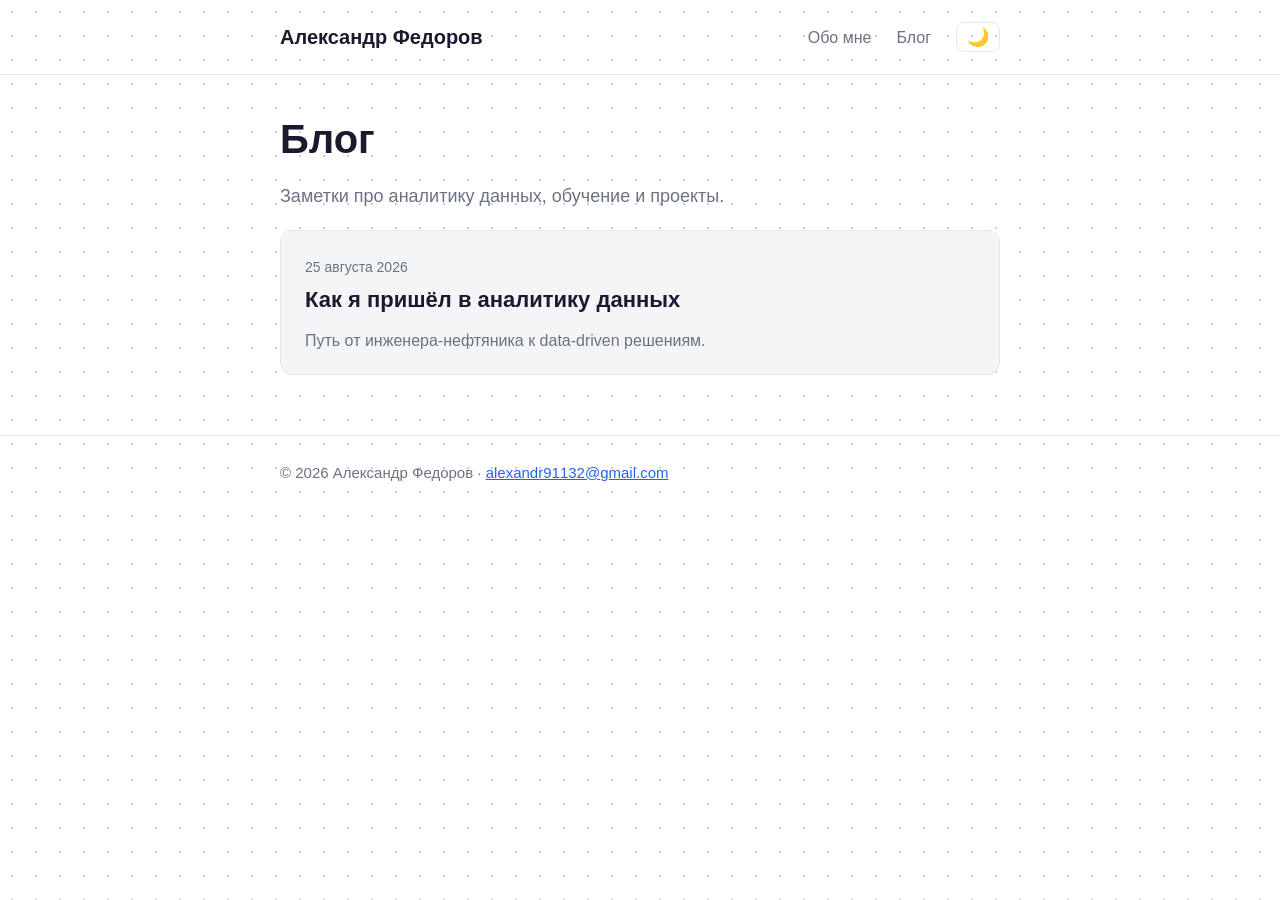
<file: blog.html>
<!DOCTYPE html>
<html lang="ru">
<head>
  <meta charset="UTF-8">
  <meta name="viewport" content="width=device-width, initial-scale=1.0">
  <title>Блог — Александр Федоров</title>
  <meta name="description" content="Статьи и заметки про аналитику данных">
  <link rel="icon" href="assets/favicon.svg" type="image/svg+xml">
  <link rel="stylesheet" href="styles.css">
  <script>
    (function () {
      var t = localStorage.getItem('theme');
      if (t) document.documentElement.setAttribute('data-theme', t);
    })();
  </script>
</head>
<body>

  <header class="site-header">
    <div class="container">
      <a href="index.html" class="site-logo">Александр Федоров</a>
      <nav class="site-nav">
        <a href="index.html">Обо мне</a>
        <a href="blog.html">Блог</a>
        <button id="themeBtn" class="theme-toggle" onclick="toggleTheme()" aria-label="Сменить тему">🌙</button>
      </nav>
    </div>
  </header>

  <main class="container">
    <h1>Блог</h1>
    <p class="lead" style="color:var(--muted);">Заметки про аналитику данных, обучение и проекты.</p>

    <!-- Новую статью добавляете так:
         1) копируете файл posts/put-v-analitiku.html под новым именем;
         2) добавляете сюда одну карточку <a class="card">...</a> со ссылкой на него. -->

    <a class="card" href="posts/put-v-analitiku.html">
      <span class="date">25 августа 2026</span>
      <h3>Как я пришёл в аналитику данных</h3>
      <p>Путь от инженера-нефтяника к data-driven решениям.</p>
    </a>

  </main>

  <footer class="site-footer">
    <div class="container">
      © 2026 Александр Федоров ·
      <a href="mailto:alexandr91132@gmail.com">alexandr91132@gmail.com</a>
    </div>
  </footer>

  <button class="to-top" id="toTop" onclick="window.scrollTo({top:0, behavior:'smooth'})" aria-label="Наверх">↑</button>

  <script>
    function currentTheme() {
      var t = document.documentElement.getAttribute('data-theme');
      if (t) return t;
      return window.matchMedia('(prefers-color-scheme: dark)').matches ? 'dark' : 'light';
    }
    function updateThemeIcon() {
      var btn = document.getElementById('themeBtn');
      if (btn) btn.textContent = currentTheme() === 'dark' ? '☀️' : '🌙';
    }
    function toggleTheme() {
      var next = currentTheme() === 'dark' ? 'light' : 'dark';
      document.documentElement.setAttribute('data-theme', next);
      localStorage.setItem('theme', next);
      updateThemeIcon();
    }
    updateThemeIcon();

    window.addEventListener('scroll', function () {
      var b = document.getElementById('toTop');
      if (b) b.style.display = window.scrollY > 400 ? 'flex' : 'none';
    });
  </script>

</body>
</html>
</file>
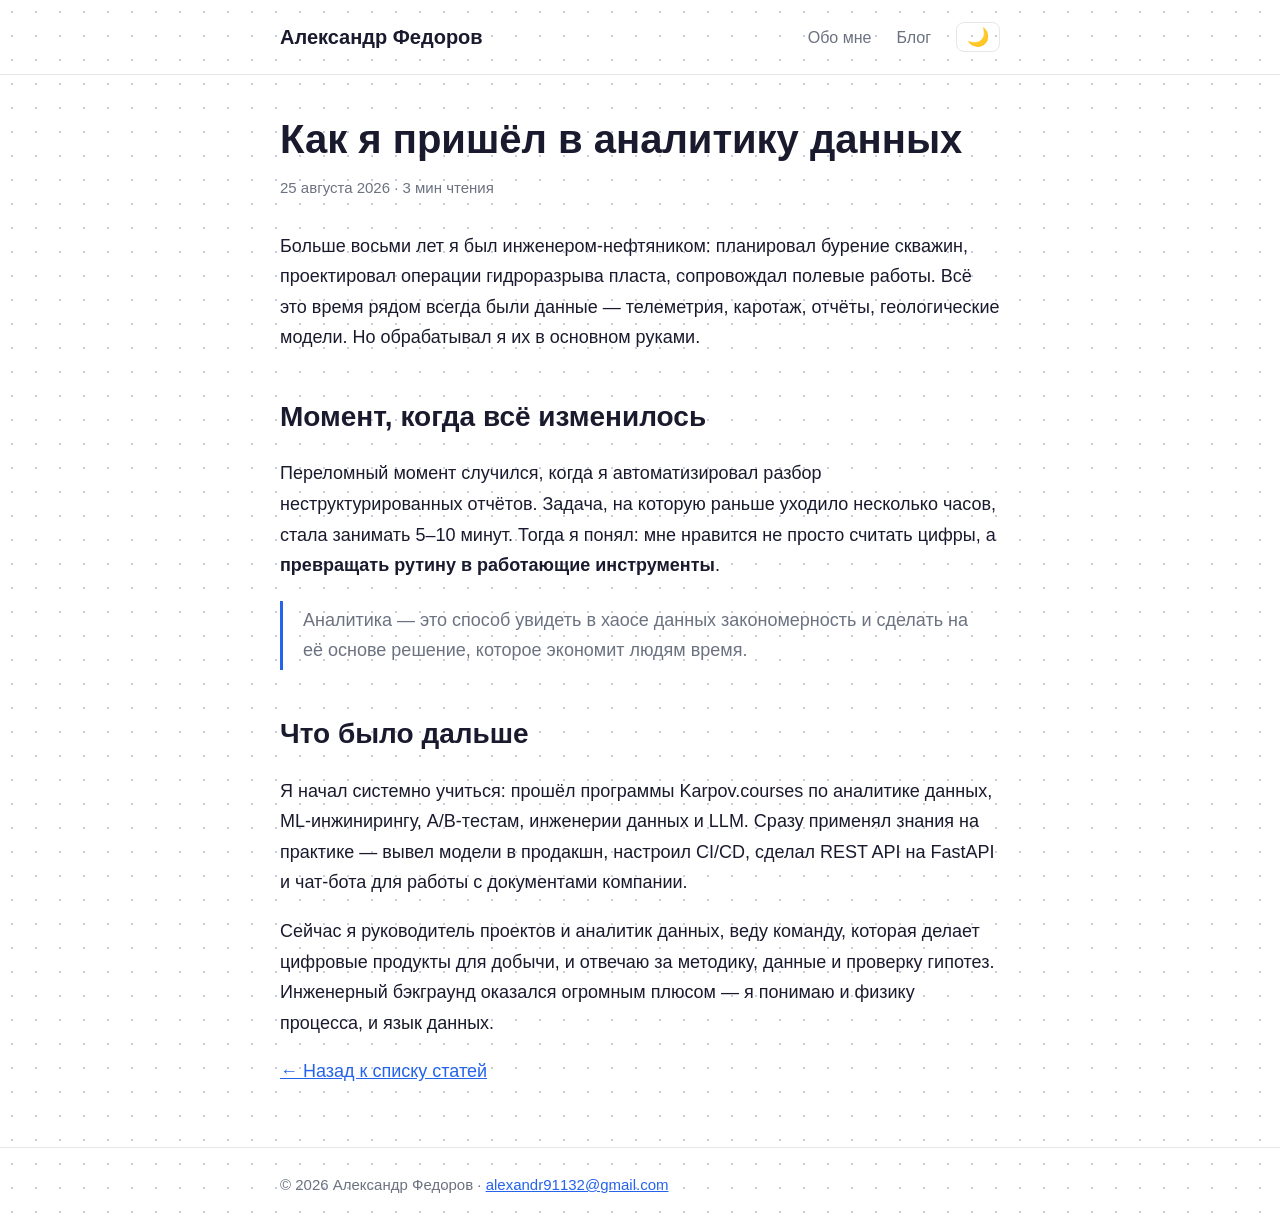
<file: posts/pervyy-post.html>
<!DOCTYPE html>
<html lang="ru">
<head>
  <meta charset="UTF-8">
  <!-- Статья переехала. Автоматически перенаправляем на новый адрес. -->
  <meta http-equiv="refresh" content="0; url=put-v-analitiku.html">
  <link rel="canonical" href="put-v-analitiku.html">
  <title>Статья переехала…</title>
</head>
<body>
  <p>Статья переехала. Если перенаправление не сработало,
     <a href="put-v-analitiku.html">откройте её здесь</a>.</p>
</body>
</html>
</file>
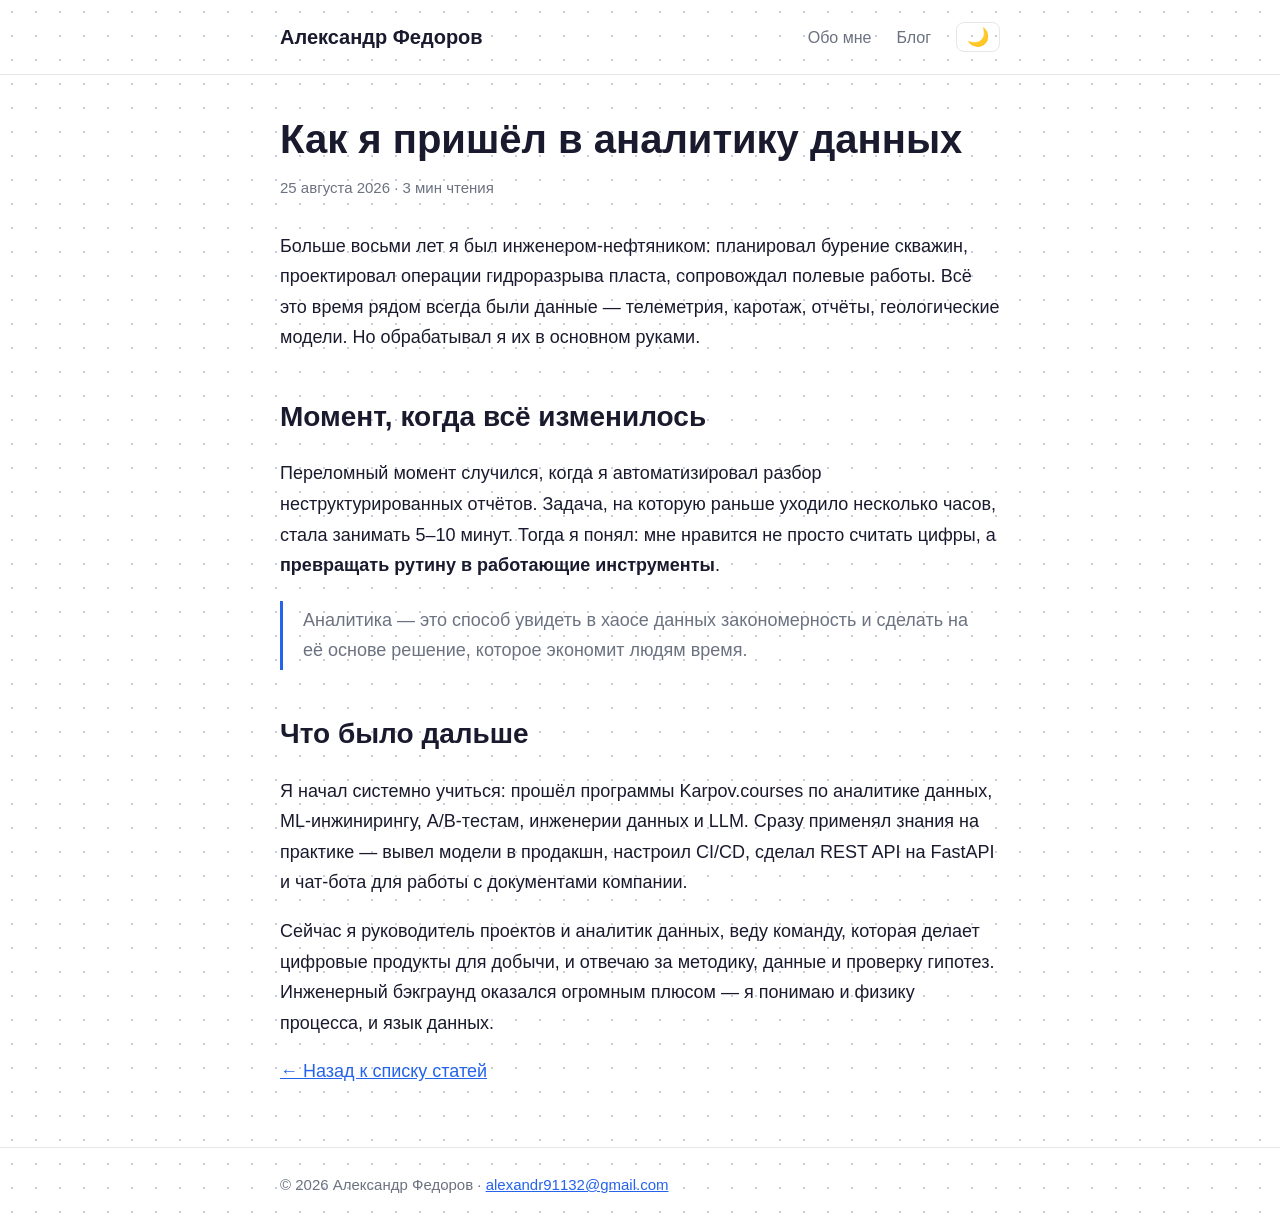
<file: posts/put-v-analitiku.html>
<!DOCTYPE html>
<html lang="ru">
<head>
  <meta charset="UTF-8">
  <meta name="viewport" content="width=device-width, initial-scale=1.0">
  <title>Как я пришёл в аналитику данных — Александр Федоров</title>
  <!-- Путь к стилям и иконке начинается с ../ , потому что файл лежит в подпапке posts/ -->
  <link rel="icon" href="../assets/favicon.svg" type="image/svg+xml">
  <link rel="stylesheet" href="../styles.css">
  <script>
    (function () {
      var t = localStorage.getItem('theme');
      if (t) document.documentElement.setAttribute('data-theme', t);
    })();
  </script>
</head>
<body>

  <header class="site-header">
    <div class="container">
      <a href="../index.html" class="site-logo">Александр Федоров</a>
      <nav class="site-nav">
        <a href="../index.html">Обо мне</a>
        <a href="../blog.html">Блог</a>
        <button id="themeBtn" class="theme-toggle" onclick="toggleTheme()" aria-label="Сменить тему">🌙</button>
      </nav>
    </div>
  </header>

  <main class="container">
    <article>
      <h1>Как я пришёл в аналитику данных</h1>
      <div class="post-meta">25 августа 2026 · 3 мин чтения</div>

      <p>
        Больше восьми лет я был инженером-нефтяником: планировал бурение скважин,
        проектировал операции гидроразрыва пласта, сопровождал полевые работы.
        Всё это время рядом всегда были данные — телеметрия, каротаж, отчёты,
        геологические модели. Но обрабатывал я их в основном руками.
      </p>

      <h2>Момент, когда всё изменилось</h2>
      <p>
        Переломный момент случился, когда я автоматизировал разбор
        неструктурированных отчётов. Задача, на которую раньше уходило несколько
        часов, стала занимать 5–10 минут. Тогда я понял: мне нравится не просто
        считать цифры, а <strong>превращать рутину в работающие инструменты</strong>.
      </p>

      <blockquote>
        Аналитика — это способ увидеть в хаосе данных закономерность и сделать
        на её основе решение, которое экономит людям время.
      </blockquote>

      <h2>Что было дальше</h2>
      <p>
        Я начал системно учиться: прошёл программы Karpov.courses по аналитике
        данных, ML-инжинирингу, A/B-тестам, инженерии данных и LLM. Сразу применял
        знания на практике — вывел модели в продакшн, настроил CI/CD, сделал
        REST API на FastAPI и чат-бота для работы с документами компании.
      </p>
      <p>
        Сейчас я руководитель проектов и аналитик данных, веду команду, которая делает
        цифровые продукты для добычи, и отвечаю за методику, данные и проверку гипотез.
        Инженерный бэкграунд оказался огромным плюсом — я понимаю
        и физику процесса, и язык данных.
      </p>

      <p>
        <a href="../blog.html">← Назад к списку статей</a>
      </p>
    </article>
  </main>

  <footer class="site-footer">
    <div class="container">
      © 2026 Александр Федоров ·
      <a href="mailto:alexandr91132@gmail.com">alexandr91132@gmail.com</a>
    </div>
  </footer>

  <button class="to-top" id="toTop" onclick="window.scrollTo({top:0, behavior:'smooth'})" aria-label="Наверх">↑</button>

  <script>
    function currentTheme() {
      var t = document.documentElement.getAttribute('data-theme');
      if (t) return t;
      return window.matchMedia('(prefers-color-scheme: dark)').matches ? 'dark' : 'light';
    }
    function updateThemeIcon() {
      var btn = document.getElementById('themeBtn');
      if (btn) btn.textContent = currentTheme() === 'dark' ? '☀️' : '🌙';
    }
    function toggleTheme() {
      var next = currentTheme() === 'dark' ? 'light' : 'dark';
      document.documentElement.setAttribute('data-theme', next);
      localStorage.setItem('theme', next);
      updateThemeIcon();
    }
    updateThemeIcon();

    window.addEventListener('scroll', function () {
      var b = document.getElementById('toTop');
      if (b) b.style.display = window.scrollY > 400 ? 'flex' : 'none';
    });
  </script>

</body>
</html>
</file>
<file: styles.css>
/* ========================================================================
   Общее оформление сайта.
   Этот файл подключается ко всем страницам — меняете тут, меняется везде.
   Цвета вынесены в "переменные" (--имя) в начале, чтобы их было легко править.
   ======================================================================== */

/* --- Цвета для светлой темы (по умолчанию) --- */
:root {
  --bg:        #ffffff;   /* фон страницы */
  --text:      #1a1a2e;   /* основной текст */
  --muted:     #6b7280;   /* приглушённый текст (даты, подписи) */
  --accent:    #2563eb;   /* акцентный цвет (ссылки, кнопки) */
  --card:      #f4f5f7;   /* фон карточек */
  --border:    #e5e7eb;   /* линии-разделители */
  --dot:       #c7cdd8;   /* цвет точек фонового узора */
  --max-width: 760px;     /* максимальная ширина текста */
}

/* --- Тёмная тема ---
   Работает в двух случаях:
   1) система в тёмном режиме И пользователь не выбрал светлую вручную;
   2) пользователь нажал кнопку и выбрал тёмную (data-theme="dark").
   Набор цветов один и тот же, поэтому он повторён в двух местах. */
@media (prefers-color-scheme: dark) {
  :root:not([data-theme="light"]) {
    --bg:     #0f1117;
    --text:   #e5e7eb;
    --muted:  #9ca3af;
    --accent: #60a5fa;
    --card:   #1a1d27;
    --border: #2a2e3a;
    --dot:    #2b3040;
  }
}
:root[data-theme="dark"] {
  --bg:     #0f1117;
  --text:   #e5e7eb;
  --muted:  #9ca3af;
  --accent: #60a5fa;
  --card:   #1a1d27;
  --border: #2a2e3a;
  --dot:    #2b3040;
}

/* --- Базовые правила --- */
* { box-sizing: border-box; }

/* Картинки: width/height в разметке задают пропорции (резерв места до загрузки),
   а height:auto не даёт им искажаться при width:100%. Аватар перекрывается .avatar. */
img { height: auto; max-width: 100%; }

body {
  margin: 0;
  font-family: -apple-system, "Segoe UI", Roboto, Helvetica, Arial, sans-serif;
  font-size: 18px;
  line-height: 1.7;
  color: var(--text);
  /* Фон: основной цвет + ненавязчивый узор из точек (сетка 24×24px).
     Точки задаются радиальным градиентом, тяжёлых картинок нет. */
  background-color: var(--bg);
  background-image: radial-gradient(var(--dot) 1px, transparent 1.4px);
  background-size: 24px 24px;
  -webkit-font-smoothing: antialiased;
}

/* Контейнер, который держит контент по центру и не даёт ему растекаться */
.container {
  max-width: var(--max-width);
  margin: 0 auto;
  padding: 0 20px;
}

/* --- Шапка сайта с меню --- */
.site-header {
  border-bottom: 1px solid var(--border);
  padding: 20px 0;
  margin-bottom: 40px;
}
.site-header .container {
  display: flex;
  align-items: center;
  justify-content: space-between;
  flex-wrap: wrap;
  gap: 12px;
}
.site-logo {
  font-weight: 700;
  font-size: 20px;
  color: var(--text);
  text-decoration: none;
}
.site-nav a {
  color: var(--muted);
  text-decoration: none;
  margin-left: 20px;
  font-size: 16px;
}
.site-nav a:hover { color: var(--accent); }

/* --- Заголовки --- */
h1 { font-size: 40px; line-height: 1.2; margin: 0 0 12px; }
h2 { font-size: 28px; margin: 40px 0 12px; }
h3 { font-size: 22px; margin: 28px 0 8px; }

/* --- Ссылки --- */
a { color: var(--accent); }

/* --- Блок "обо мне" на главной --- */
.intro { margin-bottom: 20px; }
.intro .lead { font-size: 22px; color: var(--muted); }

/* --- Карточки проектов и статей --- */
.card {
  display: block;
  background: var(--card);
  border: 1px solid var(--border);
  border-radius: 12px;
  padding: 20px 24px;
  margin-bottom: 16px;
  text-decoration: none;
  color: var(--text);
  transition: transform .12s ease, border-color .12s ease;
}
.card:hover {
  transform: translateY(-2px);
  border-color: var(--accent);
}
.card h3 { margin-top: 0; }
.card p { margin: 6px 0 0; color: var(--muted); font-size: 16px; }
.card .date { font-size: 14px; color: var(--muted); }

/* --- Кнопки-ссылки на контакты --- */
.links { margin-top: 24px; display: flex; gap: 12px; flex-wrap: wrap; }
.links a {
  display: inline-block;
  padding: 8px 16px;
  border: 1px solid var(--border);
  border-radius: 8px;
  text-decoration: none;
  color: var(--text);
  font-size: 16px;
}
.links a:hover { border-color: var(--accent); color: var(--accent); }

/* --- Подвал --- */
.site-footer {
  border-top: 1px solid var(--border);
  margin-top: 60px;
  padding: 24px 0;
  color: var(--muted);
  font-size: 15px;
}

/* --- Теги навыков --- */
.tags { display: flex; flex-wrap: wrap; gap: 8px; margin: 12px 0; }
.tag {
  display: inline-block;
  padding: 5px 12px;
  background: var(--card);
  border: 1px solid var(--border);
  border-radius: 999px;
  font-size: 14px;
  color: var(--text);
}

/* --- Блоки опыта работы (таймлайн) --- */
.exp {
  padding: 18px 0;
  border-bottom: 1px solid var(--border);
}
.exp:last-child { border-bottom: none; }
.exp .period { font-size: 14px; color: var(--muted); }
.exp h3 { margin: 4px 0 2px; }
.exp .company { color: var(--accent); font-size: 16px; margin: 0 0 8px; }
.exp ul { margin: 8px 0 0; padding-left: 20px; }
.exp ul li { margin-bottom: 4px; font-size: 16px; }

/* Цифры-достижения */
.stats { display: flex; flex-wrap: wrap; gap: 24px; margin: 20px 0; }
.stat { flex: 1; min-width: 140px; }
.stat .num { font-size: 32px; font-weight: 700; color: var(--accent); }
.stat .label { font-size: 15px; color: var(--muted); }

/* --- Оформление текста статьи --- */
.post-meta { color: var(--muted); font-size: 15px; margin-bottom: 30px; }
article img { max-width: 100%; border-radius: 8px; }
article pre {
  background: var(--card);
  padding: 16px;
  border-radius: 8px;
  overflow-x: auto;
  font-size: 15px;
}
blockquote {
  border-left: 3px solid var(--accent);
  margin: 20px 0;
  padding: 4px 20px;
  color: var(--muted);
}

/* ========================================================================
   Дополнительные блоки (аватар, кнопки, обучение, переключатель темы)
   ======================================================================== */

/* --- Аватар в шапке hero --- */
.hero-top {
  display: flex;
  align-items: center;
  gap: 20px;
  margin-bottom: 16px;
}
.avatar {
  width: 96px;
  height: 96px;
  border-radius: 50%;
  flex-shrink: 0;
  object-fit: cover;               /* если вставите фото — оно впишется в круг */
  background: var(--accent);       /* пока фото нет — цветной круг с инициалами */
  color: #fff;
  display: flex;
  align-items: center;
  justify-content: center;
  font-size: 34px;
  font-weight: 700;
  border: 3px solid var(--border);
}
.hero-top h1 { margin: 0; }

/* --- Крупная кнопка (например, скачать резюме) --- */
.btn-primary {
  display: inline-block;
  padding: 10px 20px;
  background: var(--accent);
  color: #fff !important;
  border-radius: 8px;
  text-decoration: none;
  font-size: 16px;
  font-weight: 600;
}
.btn-primary:hover { opacity: .9; }

/* --- Вторичная кнопка (якорь к блоку сертификатов) --- */
.btn-secondary {
  display: inline-block;
  padding: 10px 20px;
  background: transparent;
  color: var(--accent) !important;
  border: 1px solid var(--accent);
  border-radius: 8px;
  text-decoration: none;
  font-size: 16px;
  font-weight: 600;
}
.btn-secondary:hover { background: var(--accent); color: #fff !important; }

/* --- Переключатель темы (кнопка в шапке) --- */
.theme-toggle {
  background: transparent;
  border: 1px solid var(--border);
  color: var(--muted);
  border-radius: 8px;
  padding: 5px 10px;
  font-size: 18px;
  cursor: pointer;
  line-height: 1;
  margin-left: 20px;
}
.theme-toggle:hover { border-color: var(--accent); color: var(--accent); }

/* --- Блок «Обучение»: акцентные карточки в сетку --- */
.edu-grid {
  display: grid;
  grid-template-columns: repeat(auto-fill, minmax(220px, 1fr));
  gap: 12px;
  margin-top: 16px;
}
.edu-card {
  background: var(--card);
  border: 1px solid var(--border);
  border-left: 4px solid var(--accent);   /* акцентная полоса — бросается в глаза */
  border-radius: 10px;
  padding: 14px 16px;
}
.edu-card .year { font-size: 13px; color: var(--accent); font-weight: 700; }
.edu-card .name { font-size: 16px; font-weight: 600; margin-top: 2px; }
.edu-card .place { font-size: 14px; color: var(--muted); margin-top: 2px; }
.edu-card .cert { display:inline-block; margin-top:8px; font-size:14px; font-weight:600; color:var(--accent); text-decoration:none; border:1px solid var(--border); border-radius:6px; padding:4px 10px; }
.edu-card .cert:hover { background:var(--accent); color:#fff; }
.cert-extra { margin-top:16px; font-size:14px; color:var(--muted); }
.cert-extra a { color:var(--accent); font-weight:600; text-decoration:none; }

/* --- Крупные карточки проектов (роль руководителя) --- */
.project {
  background: var(--card);
  border: 1px solid var(--border);
  border-left: 4px solid var(--accent);
  border-radius: 12px;
  padding: 22px 24px;
  margin-bottom: 18px;
}
.project h3 { margin-top: 0; margin-bottom: 4px; }
.project .role {
  display: inline-block;
  font-size: 13px;
  font-weight: 600;
  color: var(--accent);
  border: 1px solid var(--accent);
  border-radius: 999px;
  padding: 2px 10px;
  margin-bottom: 10px;
}
.project .summary { color: var(--text); margin: 4px 0 10px; }
.project ul { margin: 8px 0 0; padding-left: 20px; }
.project ul li { margin-bottom: 5px; font-size: 16px; }
.project .sub { font-weight: 600; margin-top: 12px; }
.project .nda { color: var(--muted); font-size: 14px; font-style: italic; }

/* --- Плавающая кнопка «наверх» --- */
.to-top {
  position: fixed;
  right: 20px;
  bottom: 20px;
  width: 46px;
  height: 46px;
  border-radius: 50%;
  background: var(--accent);
  color: #fff;
  border: none;
  font-size: 22px;
  cursor: pointer;
  display: none;                 /* показывается по прокрутке через JS */
  align-items: center;
  justify-content: center;
  box-shadow: 0 2px 10px rgba(0,0,0,.25);
  z-index: 100;
  line-height: 1;
}
.to-top:hover { opacity: .9; }
</file>
